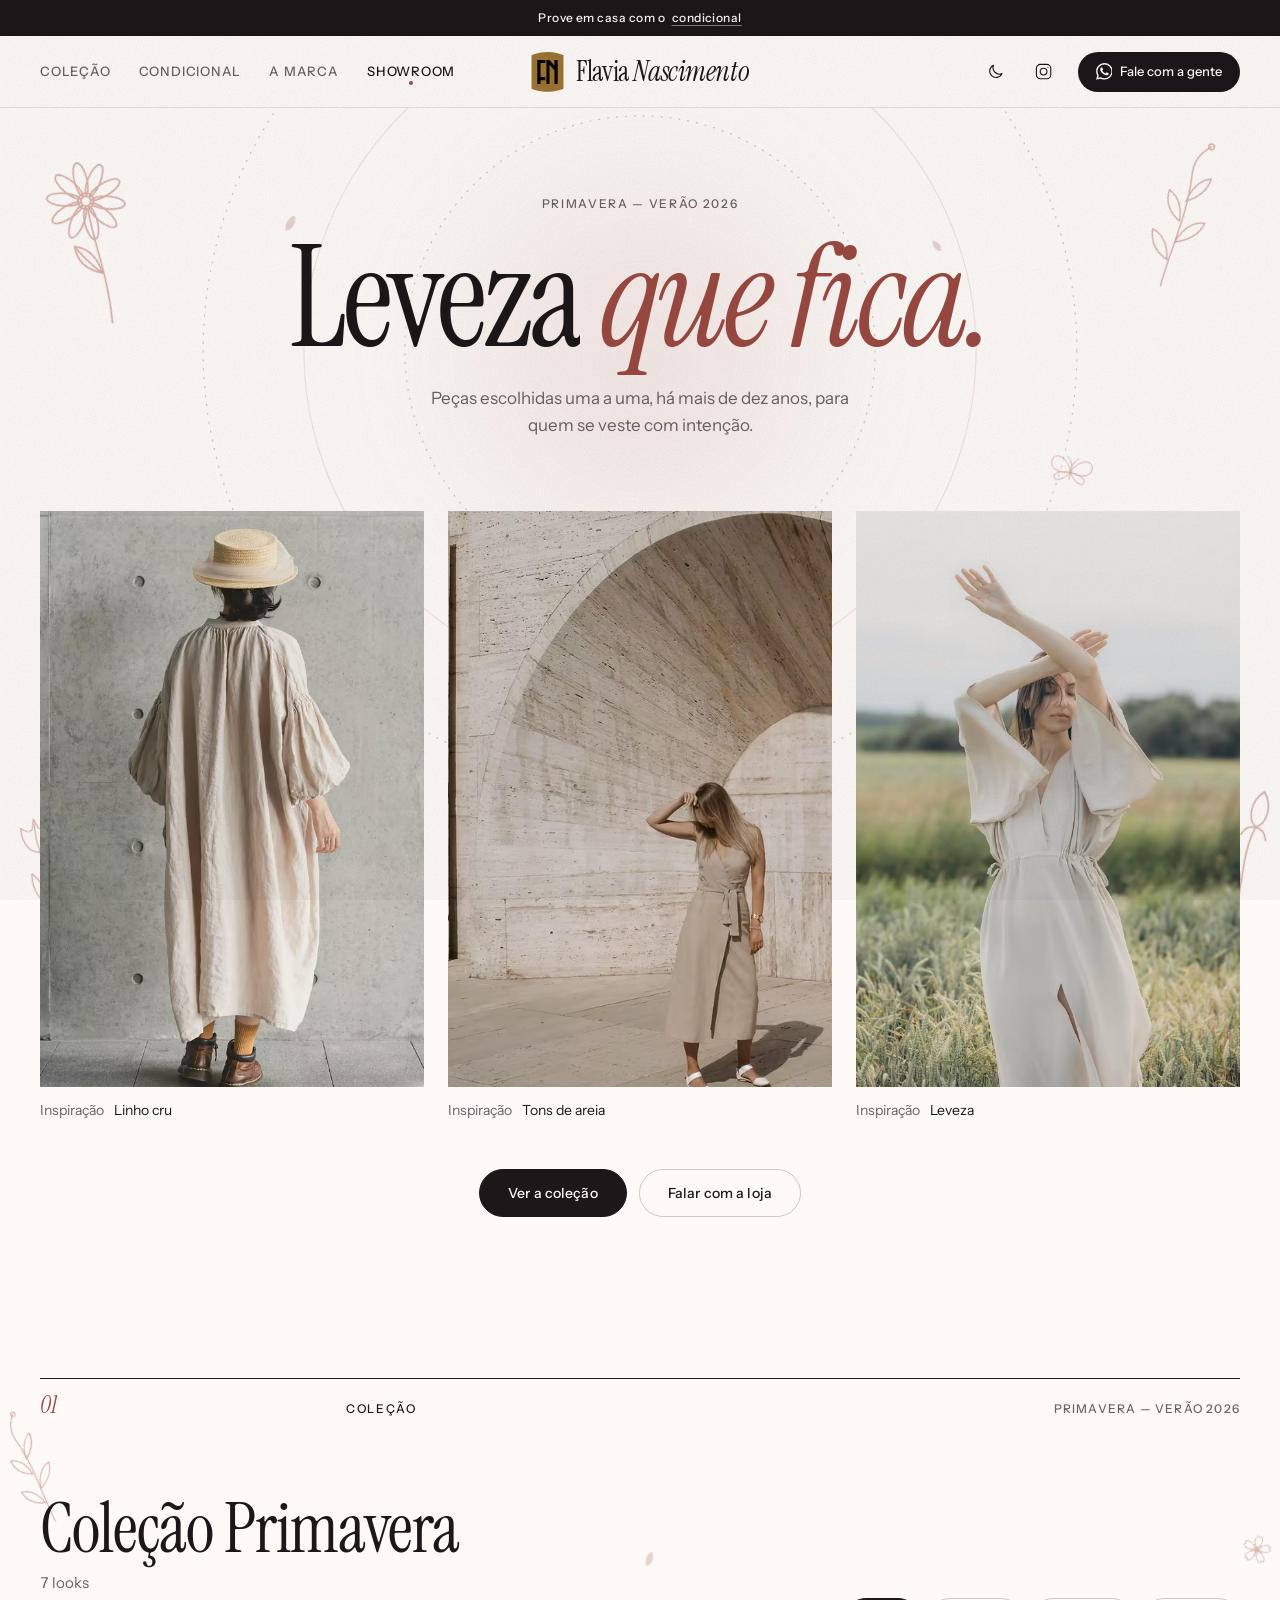
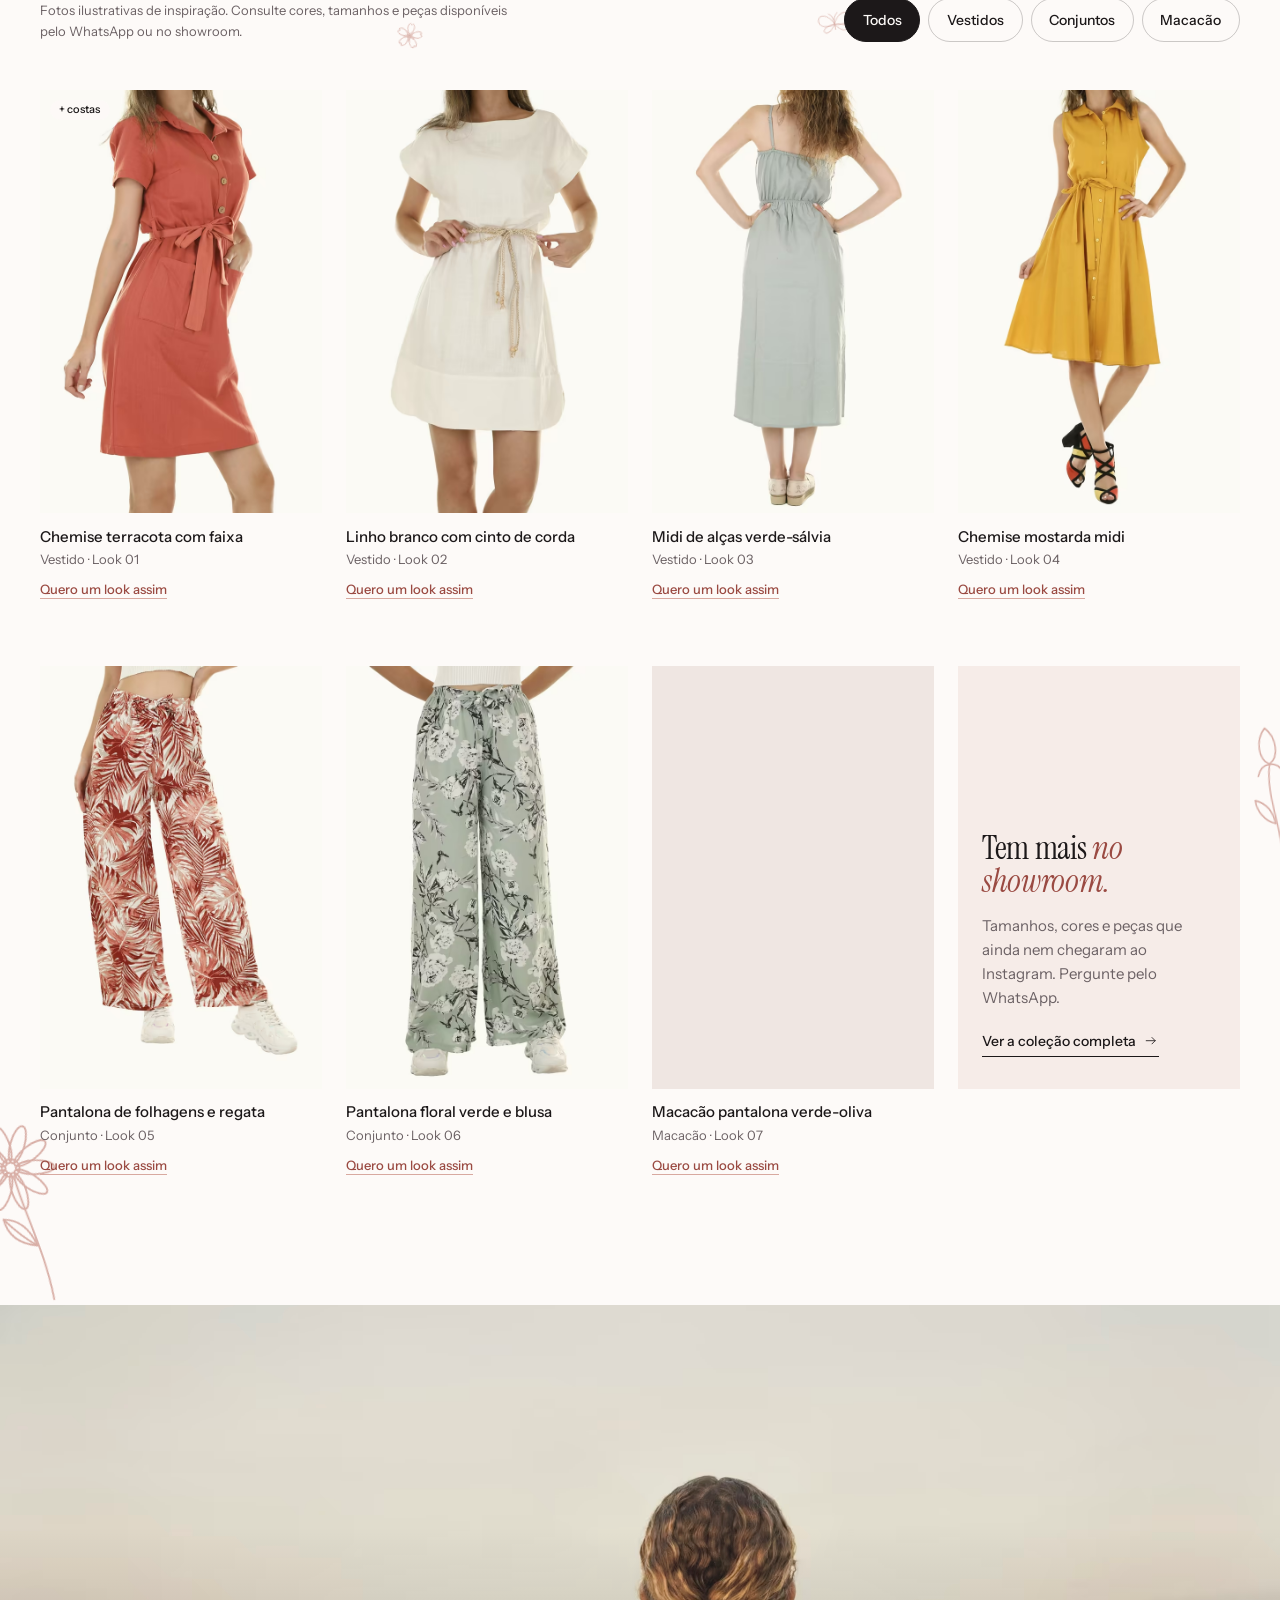
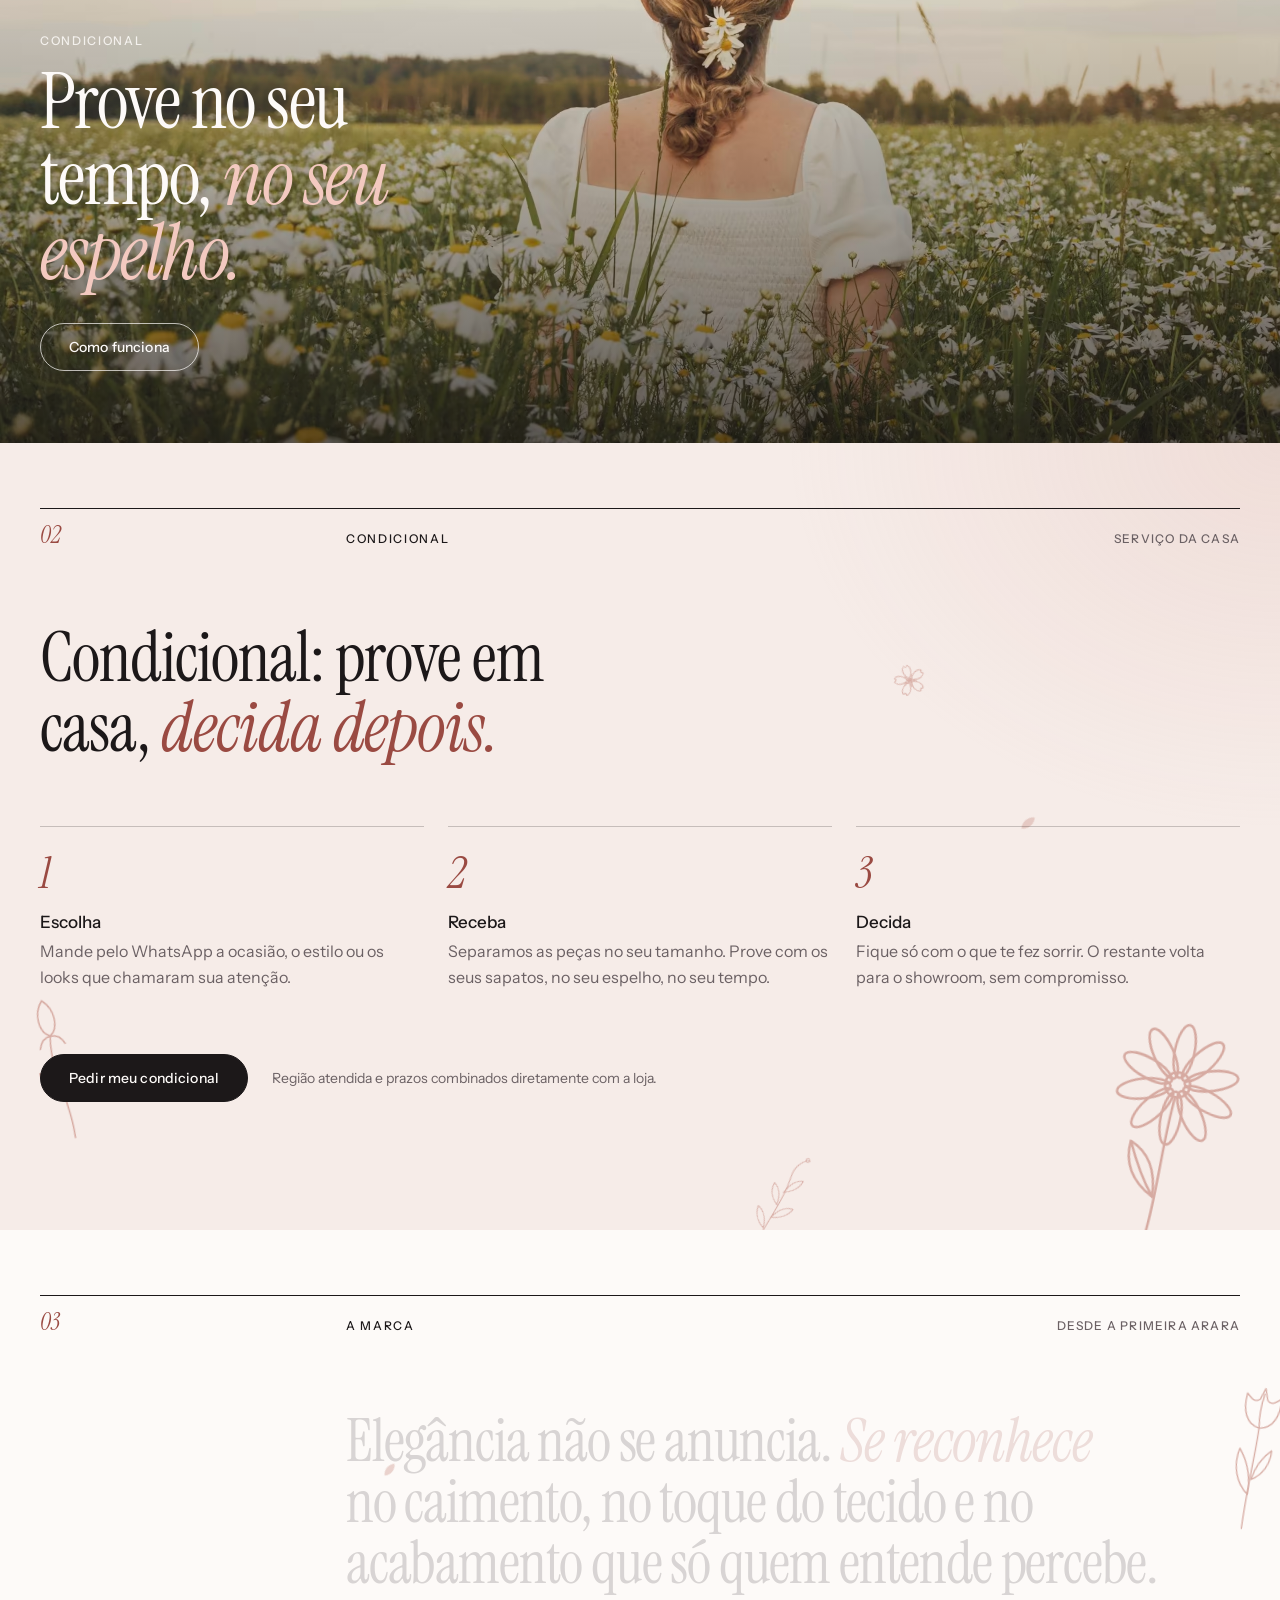
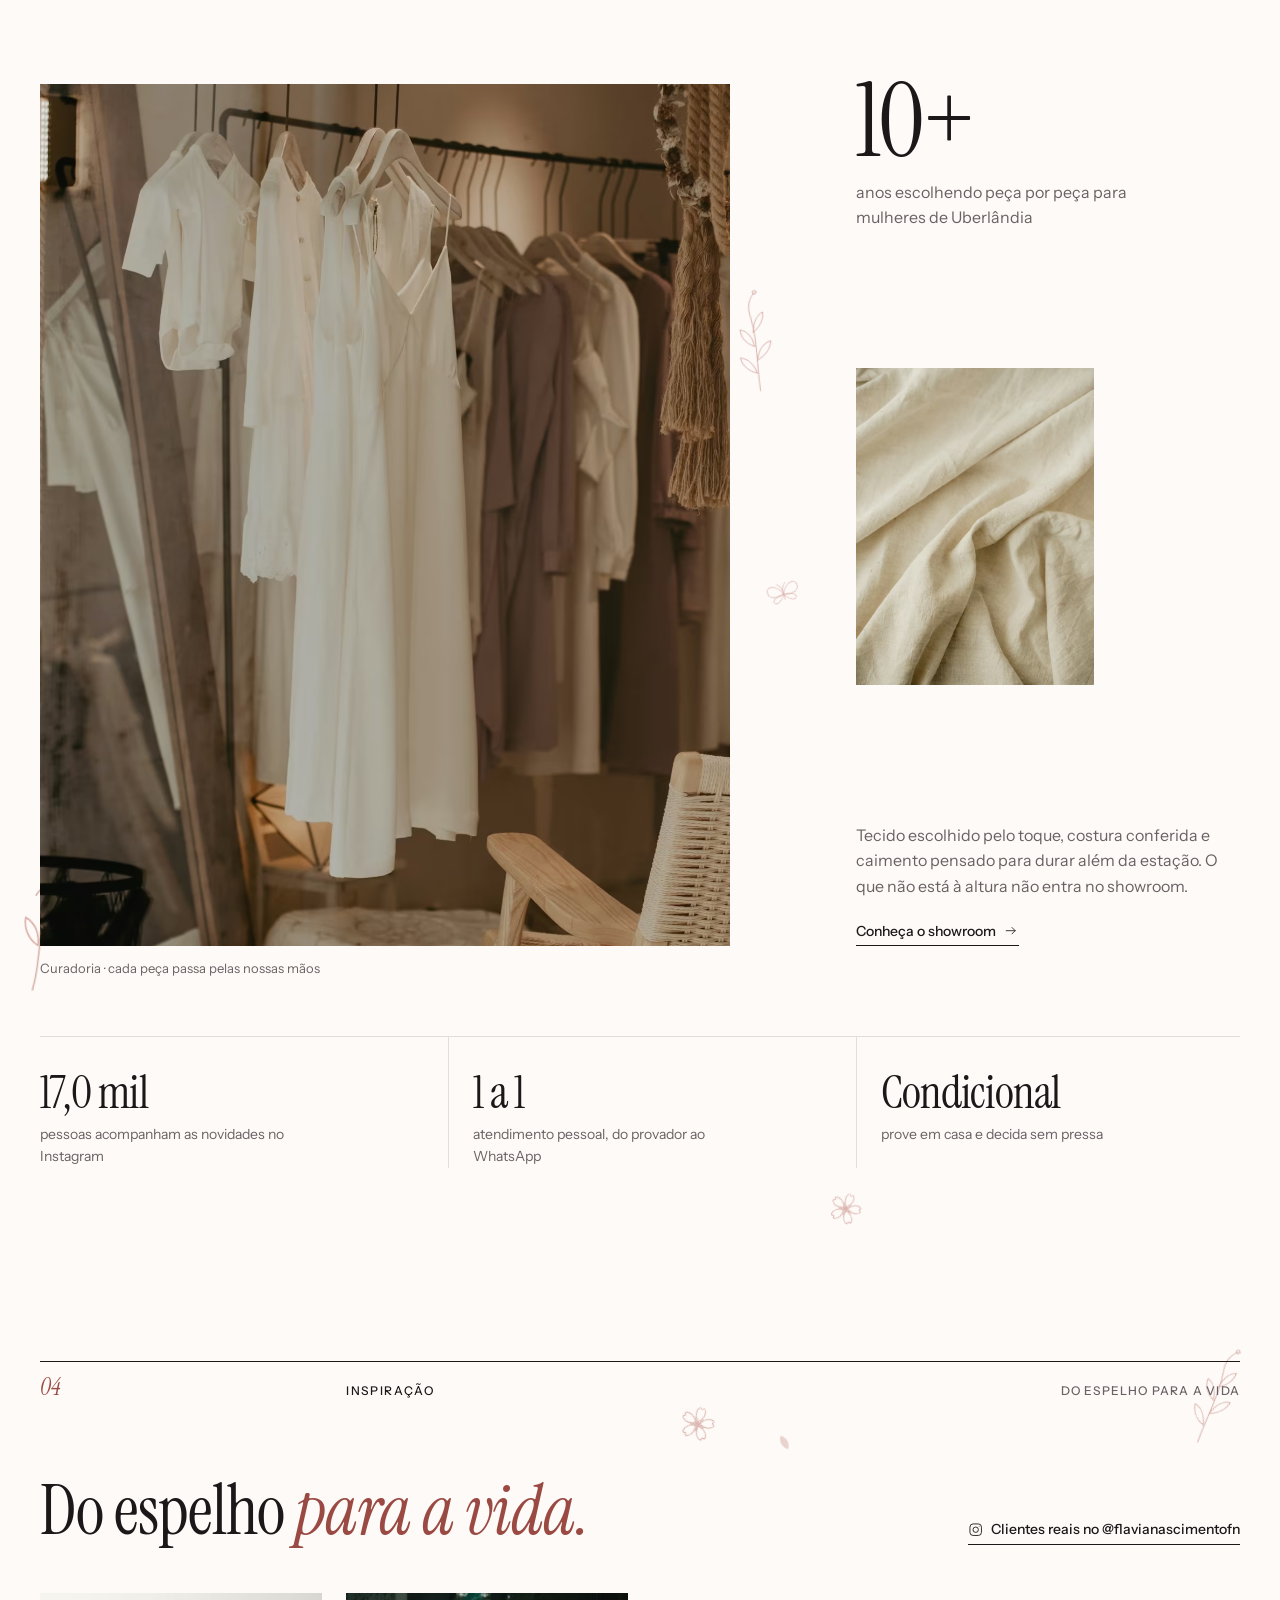
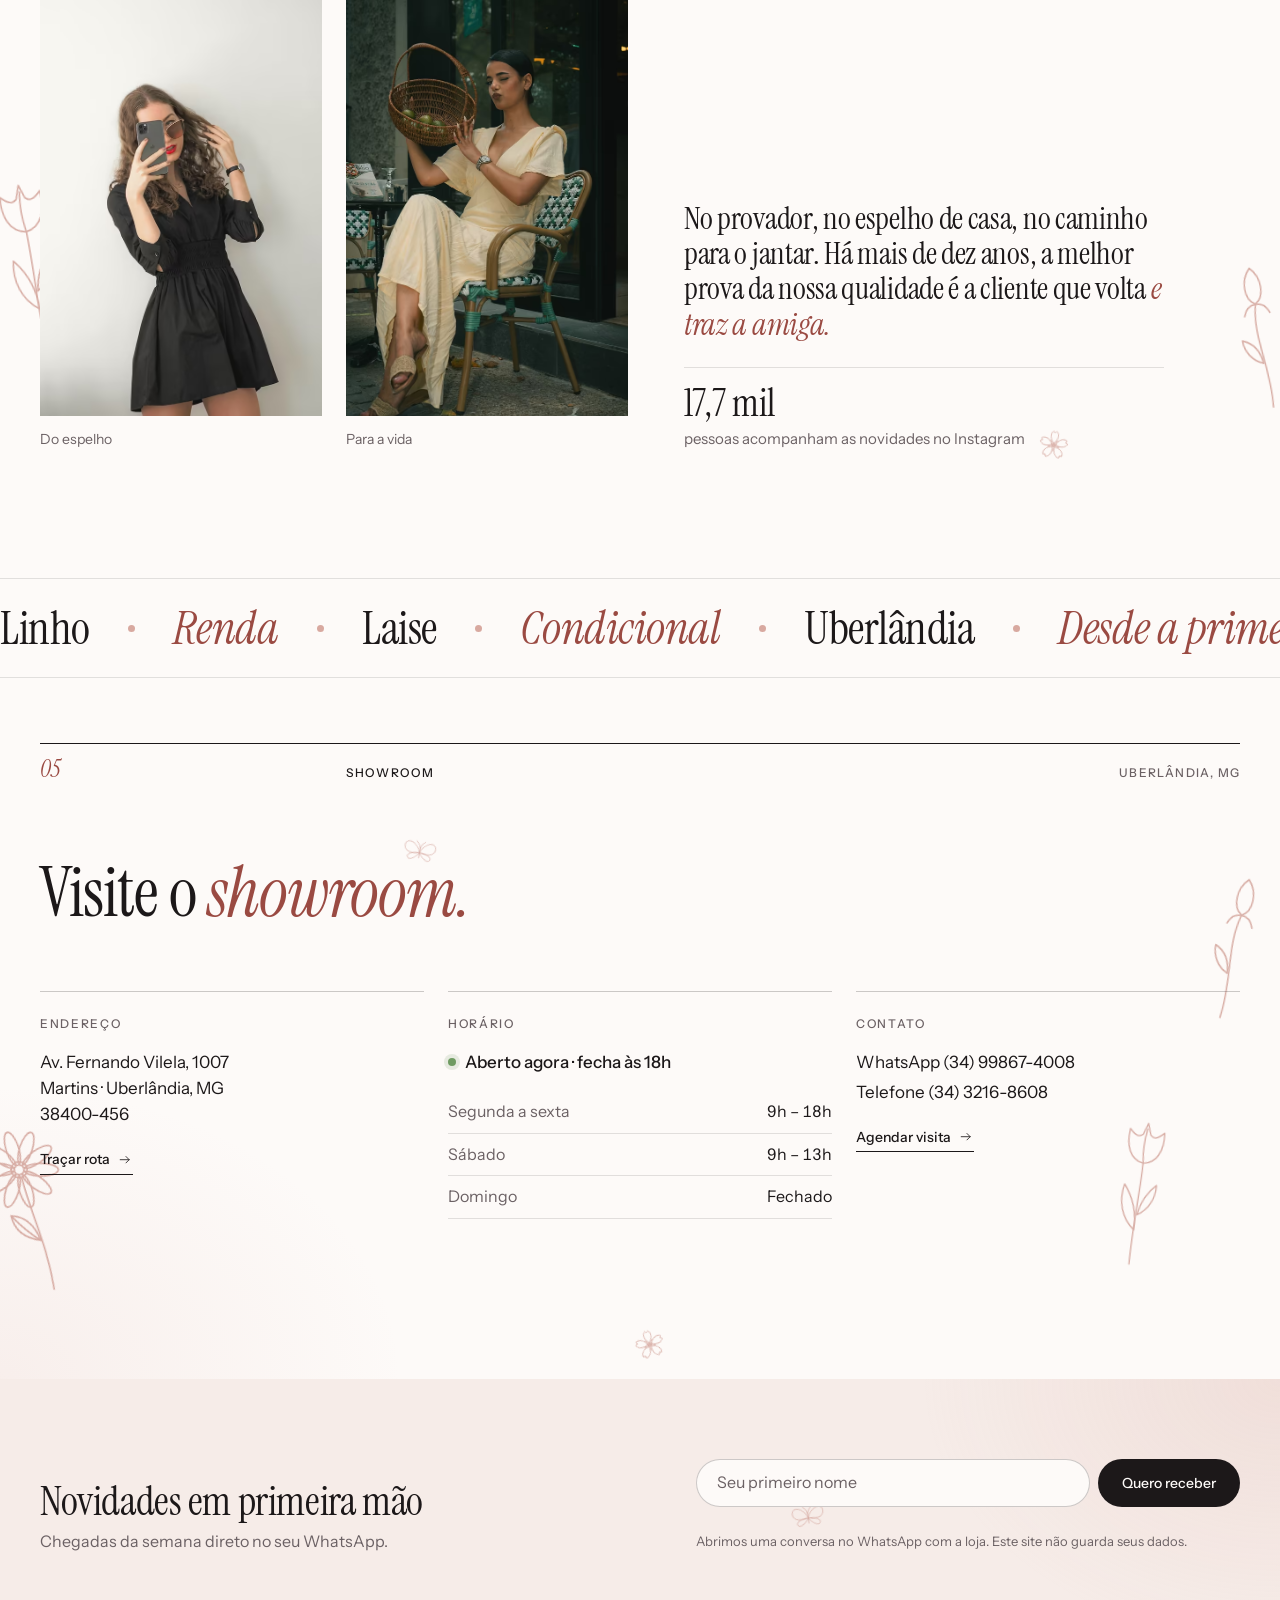
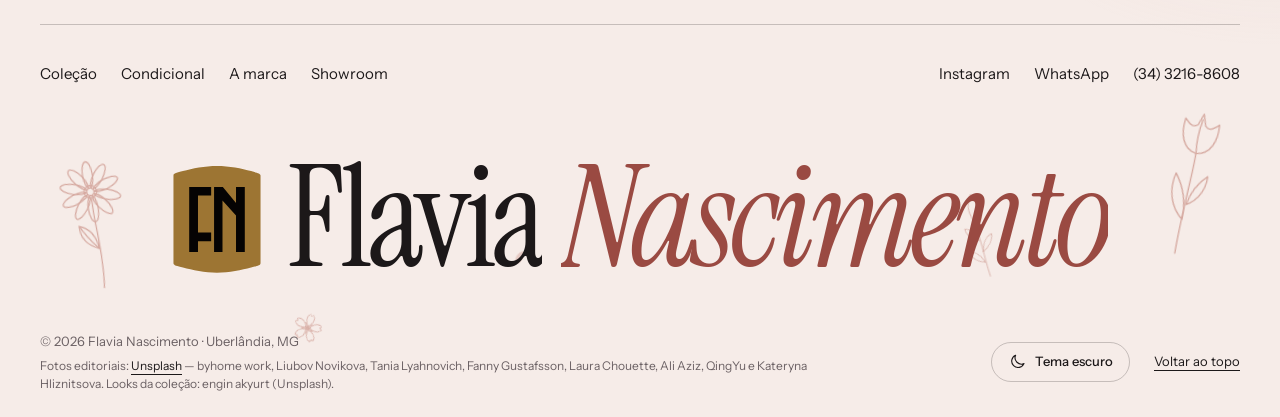
<file: index.html>
<!doctype html>
<html lang="pt-BR">
<head>
<meta charset="utf-8">
<meta name="viewport" content="width=device-width, initial-scale=1, viewport-fit=cover">
<title>Flavia Nascimento — Moda feminina em Uberlândia</title>
<meta name="description" content="Há mais de 10 anos vestindo mulheres que não abrem mão de qualidade. Coleção Primavera 2026 no showroom Flavia Nascimento, em Uberlândia. Prove no showroom ou em casa, no condicional.">
<meta name="theme-color" content="#fdfaf8">
<meta name="color-scheme" content="light dark">
<meta property="og:type" content="website">
<meta property="og:locale" content="pt_BR">
<meta property="og:title" content="Flavia Nascimento — Primavera 2026">
<meta property="og:description" content="Há mais de 10 anos, moda feminina de alta qualidade em Uberlândia. Prove no showroom ou em casa, no condicional.">
<meta property="og:image" content="assets/img/web/ed-chapeu-linho-1280.webp">
<link rel="icon" href="assets/img/fn-selo.svg" type="image/svg+xml">
<link rel="alternate icon" href="assets/img/fn-selo.png">
<link rel="apple-touch-icon" href="assets/img/fn-selo.png">
<link rel="preload" href="assets/fonts/instrument-serif-latin-400-normal.woff2" as="font" type="font/woff2" crossorigin>
<link rel="preload" href="assets/fonts/instrument-sans-latin-wght-normal.woff2" as="font" type="font/woff2" crossorigin>
<link rel="preload" as="image" type="image/avif" imagesrcset="assets/img/web/ed-chapeu-linho-640.avif 640w, assets/img/web/ed-chapeu-linho-1280.avif 1280w" imagesizes="(min-width: 700px) 33vw, 78vw">
<link rel="stylesheet" href="assets/css/style.css?v=2026-11z">
<script>
  /* Tema antes da pintura: escolha salva > preferência do sistema */
  (function () {
    var d = document.documentElement, t = null;
    d.classList.add('js');
    try { t = localStorage.getItem('fn-tema'); } catch (e) {}
    if (t !== 'claro' && t !== 'escuro') t = matchMedia('(prefers-color-scheme: dark)').matches ? 'escuro' : 'claro';
    d.dataset.tema = t;
  })();
</script>
<script type="application/ld+json">
{
  "@context": "https://schema.org",
  "@type": "ClothingStore",
  "name": "Flavia Nascimento",
  "description": "Showroom de moda feminina de alta qualidade em Uberlândia, há mais de 10 anos no mercado.",
  "telephone": "+55-34-3216-8608",
  "contactPoint": { "@type": "ContactPoint", "telephone": "+55-34-99867-4008", "contactType": "customer service", "availableLanguage": "Portuguese" },
  "address": {
    "@type": "PostalAddress",
    "streetAddress": "Av. Fernando Vilela, 1007",
    "addressLocality": "Uberlândia",
    "addressRegion": "MG",
    "postalCode": "38400-456",
    "addressCountry": "BR"
  },
  "openingHoursSpecification": [
    { "@type": "OpeningHoursSpecification", "dayOfWeek": ["Monday","Tuesday","Wednesday","Thursday","Friday"], "opens": "09:00", "closes": "18:00" },
    { "@type": "OpeningHoursSpecification", "dayOfWeek": "Saturday", "opens": "09:00", "closes": "13:00" }
  ],
  "sameAs": ["https://www.instagram.com/flavianascimentofn/"]
}
</script>
</head>
<body>

<svg class="defs" width="0" height="0" aria-hidden="true" focusable="false">
  <symbol id="i-wa" viewBox="0 0 24 24"><path fill="currentColor" d="M17.47 14.38c-.3-.15-1.76-.87-2.03-.97-.27-.1-.47-.15-.67.15-.2.3-.77.97-.94 1.16-.17.2-.35.22-.64.08-.3-.15-1.26-.47-2.39-1.48-.88-.79-1.48-1.76-1.65-2.06-.17-.3-.02-.46.13-.6.13-.14.3-.35.45-.52.15-.18.2-.3.3-.5.1-.2.05-.37-.03-.52-.07-.15-.67-1.61-.91-2.2-.25-.58-.49-.5-.67-.51h-.57c-.2 0-.52.07-.8.37-.27.3-1.04 1.02-1.04 2.48s1.07 2.88 1.21 3.07c.15.2 2.1 3.2 5.08 4.49.71.3 1.26.49 1.7.63.71.22 1.36.19 1.87.12.57-.09 1.76-.72 2-1.42.25-.69.25-1.29.18-1.41-.08-.13-.27-.2-.57-.35m-5.42 7.4h-.01a9.87 9.87 0 0 1-5.03-1.37l-.36-.22-3.74.98 1-3.65-.24-.37a9.86 9.86 0 0 1-1.51-5.26c0-5.45 4.44-9.89 9.89-9.89 2.64 0 5.12 1.03 6.99 2.9a9.82 9.82 0 0 1 2.89 6.99c0 5.45-4.44 9.89-9.88 9.89m8.41-18.3A11.82 11.82 0 0 0 12.05 0C5.5 0 .16 5.34.16 11.89c0 2.1.55 4.14 1.59 5.95L.06 24l6.3-1.65a11.88 11.88 0 0 0 5.68 1.45h.01c6.55 0 11.89-5.34 11.89-11.89 0-3.18-1.24-6.17-3.48-8.41Z"/></symbol>
  <symbol id="i-ig" viewBox="0 0 24 24"><g fill="none" stroke="currentColor" stroke-width="1.4"><rect x="3" y="3" width="18" height="18" rx="5"/><circle cx="12" cy="12" r="4.2"/><circle cx="17.4" cy="6.6" r=".7" fill="currentColor" stroke="none"/></g></symbol>
  <symbol id="i-sol" viewBox="0 0 24 24"><g fill="none" stroke="currentColor" stroke-width="1.4" stroke-linecap="round"><circle cx="12" cy="12" r="4"/><path d="M12 2.5v2M12 19.5v2M4.6 4.6 6 6M18 18l1.4 1.4M2.5 12h2M19.5 12h2M4.6 19.4 6 18M18 6l1.4-1.4"/></g></symbol>
  <symbol id="i-lua" viewBox="0 0 24 24"><path fill="none" stroke="currentColor" stroke-width="1.4" stroke-linejoin="round" d="M20 14.5A8 8 0 0 1 9.5 4a8 8 0 1 0 10.5 10.5Z"/></symbol>
  <!--FLORES-->
  <symbol id="f-margarida" viewBox="0 0 100 150"><ellipse pathLength="1" cx="50" cy="21" rx="5.5" ry="15" transform="rotate(0 50 40)"/><ellipse pathLength="1" cx="50" cy="21" rx="5.5" ry="15" transform="rotate(36 50 40)"/><ellipse pathLength="1" cx="50" cy="21" rx="5.5" ry="15" transform="rotate(72 50 40)"/><ellipse pathLength="1" cx="50" cy="21" rx="5.5" ry="15" transform="rotate(108 50 40)"/><ellipse pathLength="1" cx="50" cy="21" rx="5.5" ry="15" transform="rotate(144 50 40)"/><ellipse pathLength="1" cx="50" cy="21" rx="5.5" ry="15" transform="rotate(180 50 40)"/><ellipse pathLength="1" cx="50" cy="21" rx="5.5" ry="15" transform="rotate(216 50 40)"/><ellipse pathLength="1" cx="50" cy="21" rx="5.5" ry="15" transform="rotate(252 50 40)"/><ellipse pathLength="1" cx="50" cy="21" rx="5.5" ry="15" transform="rotate(288 50 40)"/><ellipse pathLength="1" cx="50" cy="21" rx="5.5" ry="15" transform="rotate(324 50 40)"/><circle pathLength="1" cx="50" cy="40" r="7"/><path pathLength="1" d="M50 48C48 80 53 110 47 148"/><path pathLength="1" d="M49 104C36 98 30 88 31 76C42 80 48 90 49 104Z"/><path pathLength="1" d="M49 104C42 96 37 88 31 76"/></symbol>
  <symbol id="f-tulipa" viewBox="0 0 80 160"><path pathLength="1" d="M40 52C26 50 20 36 22 18C28 24 32 26 36 22L40 10L44 22C48 26 52 24 58 18C60 36 54 50 40 52Z"/><path pathLength="1" d="M40 52C38 40 38 28 40 16"/><path pathLength="1" d="M40 52C41 90 38 120 40 158"/><path pathLength="1" d="M40 122C26 112 20 94 24 76C34 88 40 102 40 122Z"/><path pathLength="1" d="M41 106C52 99 58 87 57 73C49 81 43 91 41 106Z"/></symbol>
  <symbol id="f-ramo" viewBox="0 0 120 160"><path pathLength="1" d="M60 158C58 120 64 80 56 40C52 24 58 12 66 4"/><path pathLength="1" d="M58 130C44 126 36 116 34 104C46 106 54 116 58 130Z"/><path pathLength="1" d="M60 110C74 104 82 94 84 82C72 84 64 94 60 110Z"/><path pathLength="1" d="M58 88C44 82 38 72 38 60C50 64 56 74 58 88Z"/><path pathLength="1" d="M58 66C70 58 76 48 76 36C66 40 60 50 58 66Z"/><circle pathLength="1" cx="66" cy="4" r="3"/></symbol>
  <symbol id="f-cerejeira" viewBox="-30 -30 60 60"><path pathLength="1" d="M0 -4C-8 -10 -9 -22 -3 -26L0 -23L3 -26C9 -22 8 -10 0 -4Z" transform="rotate(0 0 0)"/><path pathLength="1" d="M0 -4C-8 -10 -9 -22 -3 -26L0 -23L3 -26C9 -22 8 -10 0 -4Z" transform="rotate(72 0 0)"/><path pathLength="1" d="M0 -4C-8 -10 -9 -22 -3 -26L0 -23L3 -26C9 -22 8 -10 0 -4Z" transform="rotate(144 0 0)"/><path pathLength="1" d="M0 -4C-8 -10 -9 -22 -3 -26L0 -23L3 -26C9 -22 8 -10 0 -4Z" transform="rotate(216 0 0)"/><path pathLength="1" d="M0 -4C-8 -10 -9 -22 -3 -26L0 -23L3 -26C9 -22 8 -10 0 -4Z" transform="rotate(288 0 0)"/><circle pathLength="1" cx="0" cy="0" r="3"/><path pathLength="1" d="M0 0L0 -11" transform="rotate(36 0 0)"/><path pathLength="1" d="M0 0L0 -11" transform="rotate(108 0 0)"/><path pathLength="1" d="M0 0L0 -11" transform="rotate(180 0 0)"/><path pathLength="1" d="M0 0L0 -11" transform="rotate(252 0 0)"/><path pathLength="1" d="M0 0L0 -11" transform="rotate(324 0 0)"/></symbol>
  <symbol id="f-botao" viewBox="0 0 60 140"><path pathLength="1" d="M30 138C34 100 22 70 30 40"/><path pathLength="1" d="M30 40C20 34 20 16 30 6C40 16 40 34 30 40Z"/><path pathLength="1" d="M30 40C24 40 20 44 18 50M30 40C36 40 40 44 42 50"/><path pathLength="1" d="M28 96C18 92 12 82 12 72C22 76 27 84 28 96Z"/></symbol>
  <symbol id="f-borboleta" viewBox="-40 -30 80 60"><path pathLength="1" d="M0 0C-10 -24 -34 -26 -32 -8C-30 4 -14 6 0 0Z"/><path pathLength="1" d="M0 0C10 -24 34 -26 32 -8C30 4 14 6 0 0Z"/><path pathLength="1" d="M0 2C-8 14 -22 22 -24 12C-24 4 -10 2 0 2Z"/><path pathLength="1" d="M0 2C8 14 22 22 24 12C24 4 10 2 0 2Z"/><path pathLength="1" d="M0 -8L0 12M0 -8C-2 -16 -6 -20 -9 -22M0 -8C2 -16 6 -20 9 -22"/></symbol>
  <symbol id="f-petala" viewBox="-10 -14 20 28"><path class="cheia" d="M0 -12C7 -6 7 6 0 12C-7 6 -7 -6 0 -12Z"/></symbol>
  <!--/FLORES-->
  <symbol id="i-seta" viewBox="0 0 24 24"><path fill="none" stroke="currentColor" stroke-width="1.3" stroke-linecap="round" stroke-linejoin="round" d="M5 12h14m-5-5 5 5-5 5"/></symbol>
</svg>

<div class="progresso" aria-hidden="true"><i data-progresso></i></div>

<a class="skip" href="#conteudo">Pular para o conteúdo</a>

<div class="aviso" data-aviso>
  <ul class="aviso__lista">
    <li class="is-on">Prove em casa com o <a href="https://wa.me/5534998674008" target="_blank" rel="noopener" data-wa="Olá! Gostaria de pedir um condicional.">condicional</a></li>
    <li>Atendimento pessoal pelo WhatsApp <span aria-hidden="true">·</span> <a href="https://wa.me/5534998674008" target="_blank" rel="noopener" data-wa="Olá! Vim pelo site e gostaria de atendimento.">(34) 99867-4008</a></li>
    <li>Showroom em Uberlândia <span aria-hidden="true">·</span> <span data-status>seg a sáb</span></li>
  </ul>
</div>

<header class="topo" data-topo>
  <div class="topo__esq">
    <button class="burger" type="button" aria-expanded="false" aria-controls="menu" data-burger><span class="sr">Abrir menu</span><i></i><i></i></button>
    <nav class="nav" id="menu" aria-label="Principal">
      <ul class="nav__lista">
        <li><a href="#colecao"><span class="nav__n" aria-hidden="true">01</span>Coleção</a></li>
        <li><a href="#condicional"><span class="nav__n" aria-hidden="true">02</span>Condicional</a></li>
        <li><a href="#marca"><span class="nav__n" aria-hidden="true">03</span>A marca</a></li>
        <li><a href="#showroom"><span class="nav__n" aria-hidden="true">04</span>Showroom</a></li>
      </ul>
      <div class="nav__extra">
        <a class="btn nav__wa" href="https://wa.me/5534998674008" target="_blank" rel="noopener" data-wa="Olá! Vim pelo site e gostaria de atendimento."><svg class="ico" aria-hidden="true" focusable="false"><use href="#i-wa"/></svg>Falar no WhatsApp</a>
        <div class="nav__linha">
          <a class="link" href="https://www.instagram.com/flavianascimentofn/" target="_blank" rel="noopener"><svg class="ico" aria-hidden="true" focusable="false"><use href="#i-ig"/></svg>@flavianascimentofn</a>
          <button class="tema-pilula" type="button" data-tema-toggle aria-label="Ativar tema escuro">
            <svg class="ico tema__sol" aria-hidden="true" focusable="false"><use href="#i-sol"/></svg>
            <svg class="ico tema__lua" aria-hidden="true" focusable="false"><use href="#i-lua"/></svg>
            <span data-tema-rotulo>Tema escuro</span>
          </button>
        </div>
        <p class="nav__end">Av. Fernando Vilela, 1007 · Uberlândia<br><span class="status" data-status>Seg a sex 9h–18h · Sáb 9h–13h</span></p>
      </div>
    </nav>
  </div>
  <a class="logo" href="#inicio" aria-label="Flavia Nascimento, início">
    <img class="logo__selo" src="assets/img/fn-selo.svg" alt="" width="246" height="294">
    <span class="logo__nome">Flavia <em>Nascimento</em></span>
  </a>
  <div class="topo__dir">
    <button class="tema" type="button" data-tema-toggle aria-label="Ativar tema escuro">
      <svg class="ico tema__sol" aria-hidden="true" focusable="false"><use href="#i-sol"/></svg>
      <svg class="ico tema__lua" aria-hidden="true" focusable="false"><use href="#i-lua"/></svg>
    </button>
    <a class="topo__icone topo__ig" href="https://www.instagram.com/flavianascimentofn/" target="_blank" rel="noopener" aria-label="Instagram"><svg class="ico" aria-hidden="true" focusable="false"><use href="#i-ig"/></svg></a>
    <a class="topo__cta" href="https://wa.me/5534998674008" target="_blank" rel="noopener" data-wa="Olá! Vim pelo site e gostaria de atendimento."><svg class="ico" aria-hidden="true" focusable="false"><use href="#i-wa"/></svg><span>Fale com a gente</span></a>
  </div>
</header>

<main id="conteudo">

  <!-- 1. ABERTURA -->
  <section class="abertura" id="inicio" aria-labelledby="ab-t">
    <div class="jardim" aria-hidden="true" data-reveal="linha"><svg class="flor" viewBox="0 0 100 150" style="--x:3%;--y:6%;--s:clamp(5rem,9vw,9rem);--r:-14deg;--k:0.1;--d:0s" focusable="false"><use href="#f-margarida"/></svg><svg class="flor" viewBox="0 0 120 160" style="--x:88%;--y:4%;--s:clamp(5rem,9vw,8.5rem);--r:18deg;--k:0.07;--d:0.2s" focusable="false"><use href="#f-ramo"/></svg><svg class="flor flor--desk flor--voa" viewBox="-40 -30 80 60" style="--x:80%;--y:30%;--s:clamp(2.5rem,4vw,4rem);--r:12deg;--k:0.16;--d:0.4s" focusable="false"><use href="#f-borboleta"/></svg><svg class="flor flor--desk" viewBox="-30 -30 60 60" style="--x:14%;--y:34%;--s:2.4rem;--r:20deg;--k:0.12;--d:0.3s" focusable="false"><use href="#f-cerejeira"/></svg><svg class="flor flor--desk" viewBox="-30 -30 60 60" style="--x:92%;--y:40%;--s:1.6rem;--r:-10deg;--k:0.08;--d:0.5s" focusable="false"><use href="#f-cerejeira"/></svg><svg class="flor flor--desk flor--cheia" viewBox="-10 -14 20 28" style="--x:22%;--y:12%;--s:.9rem;--r:30deg;--k:0.2;--d:0s" focusable="false"><use href="#f-petala"/></svg><svg class="flor flor--cheia" viewBox="-10 -14 20 28" style="--x:72%;--y:16%;--s:.7rem;--r:-40deg;--k:0.25;--d:0s" focusable="false"><use href="#f-petala"/></svg><svg class="flor flor--desk flor--cheia" viewBox="-10 -14 20 28" style="--x:64%;--y:44%;--s:.8rem;--r:70deg;--k:0.18;--d:0s" focusable="false"><use href="#f-petala"/></svg><svg class="flor flor--desk" viewBox="0 0 60 140" style="--x:95%;--y:58%;--s:clamp(3rem,5vw,5rem);--r:14deg;--k:0.09;--d:0.6s" focusable="false"><use href="#f-botao"/></svg><svg class="flor flor--desk" viewBox="0 0 80 160" style="--x:1%;--y:60%;--s:clamp(3.5rem,5vw,5rem);--r:-12deg;--k:0.08;--d:0.5s" focusable="false"><use href="#f-tulipa"/></svg></div><!--/jardim-->
    <div class="fundo-orbitas" aria-hidden="true">
      <svg viewBox="0 0 800 800" focusable="false"><circle cx="400" cy="400" r="390"/><circle cx="400" cy="400" r="300"/><circle cx="400" cy="400" r="210"/></svg>
      <i class="fundo-brilho"></i>
    </div>
    <div class="abertura__titulo">
      <p class="kicker entra" style="--d:.05s">Primavera — Verão 2026</p>
      <h1 id="ab-t"><span class="linha"><span style="--d:.12s">Leveza</span></span> <span class="linha"><em style="--d:.24s">que fica.</em></span></h1>
      <p class="abertura__lead entra" style="--d:.4s">Peças escolhidas uma a uma, há mais de dez anos, para quem se veste com intenção.</p>
    </div>
    <div class="abertura__fotos">
      <figure class="destaque" data-reveal="foto">
        <a href="#colecao" class="destaque__foto" aria-label="Linho cru: ver a coleção">
          <picture><source type="image/avif" srcset="assets/img/web/ed-chapeu-linho-640.avif 640w, assets/img/web/ed-chapeu-linho-1280.avif 1280w" sizes="(min-width: 700px) 33vw, 78vw"><img src="assets/img/web/ed-chapeu-linho-640.webp" srcset="assets/img/web/ed-chapeu-linho-640.webp 640w, assets/img/web/ed-chapeu-linho-1280.webp 1280w" sizes="(min-width: 700px) 33vw, 78vw" width="1280" height="1920" fetchpriority="high" decoding="async" alt="Mulher de costas com chapéu de palha e vestido longo de linho cru, encostada numa parede de concreto"></picture>
        </a>
        <figcaption><span>Inspiração</span>Linho cru</figcaption>
      </figure>
      <figure class="destaque" data-reveal="foto">
        <a href="#colecao" class="destaque__foto" aria-label="Tons de areia: ver a coleção">
          <picture><source type="image/avif" srcset="assets/img/web/ed-arco-bege-640.avif 640w, assets/img/web/ed-arco-bege-1280.avif 1280w" sizes="(min-width: 700px) 33vw, 78vw"><img src="assets/img/web/ed-arco-bege-640.webp" srcset="assets/img/web/ed-arco-bege-640.webp 640w, assets/img/web/ed-arco-bege-1280.webp 1280w" sizes="(min-width: 700px) 33vw, 78vw" width="1280" height="1600" decoding="async" alt="Mulher de vestido bege midi sob um arco de pedra clara"></picture>
        </a>
        <figcaption><span>Inspiração</span>Tons de areia</figcaption>
      </figure>
      <figure class="destaque" data-reveal="foto">
        <a href="#colecao" class="destaque__foto" aria-label="Leveza: ver a coleção">
          <picture><source type="image/avif" srcset="assets/img/web/ed-campo-branco-640.avif 640w, assets/img/web/ed-campo-branco-1280.avif 1280w" sizes="(min-width: 700px) 33vw, 78vw"><img src="assets/img/web/ed-campo-branco-640.webp" srcset="assets/img/web/ed-campo-branco-640.webp 640w, assets/img/web/ed-campo-branco-1280.webp 1280w" sizes="(min-width: 700px) 33vw, 78vw" width="1280" height="1920" decoding="async" alt="Mulher de vestido branco esvoaçante com os braços erguidos num campo"></picture>
        </a>
        <figcaption><span>Inspiração</span>Leveza</figcaption>
      </figure>
    </div>
    <div class="abertura__acoes entra" style="--d:.55s">
      <a class="btn" href="#colecao">Ver a coleção</a>
      <a class="btn btn--linha" href="https://wa.me/5534998674008" target="_blank" rel="noopener" data-wa="Olá! Vim pelo site e quero conhecer a coleção de primavera.">Falar com a loja</a>
    </div>
  </section>

  <!-- 2. COLEÇÃO -->
  <section class="secao colecao" id="colecao" aria-labelledby="col-t">
    <div class="jardim" aria-hidden="true" data-reveal="linha"><svg class="flor" viewBox="0 0 120 160" style="--x:-1%;--y:2%;--s:clamp(4rem,7vw,7rem);--r:-24deg;--k:0.06;--d:0s" focusable="false"><use href="#f-ramo"/></svg><svg class="flor flor--desk" viewBox="-30 -30 60 60" style="--x:96%;--y:6%;--s:2rem;--r:14deg;--k:0.1;--d:0.2s" focusable="false"><use href="#f-cerejeira"/></svg><svg class="flor flor--desk flor--cheia" viewBox="-10 -14 20 28" style="--x:50%;--y:1%;--s:.8rem;--r:20deg;--k:0.2;--d:0s" focusable="false"><use href="#f-petala"/></svg><svg class="flor flor--desk" viewBox="0 0 60 140" style="--x:97%;--y:58%;--s:clamp(3rem,5vw,5rem);--r:-8deg;--k:0.08;--d:0.3s" focusable="false"><use href="#f-botao"/></svg><svg class="flor" viewBox="0 0 100 150" style="--x:-3%;--y:84%;--s:clamp(6rem,10vw,10rem);--r:-20deg;--k:0.06;--d:0.2s" focusable="false"><use href="#f-margarida"/></svg><svg class="flor flor--desk" viewBox="-30 -30 60 60" style="--x:30%;--y:9%;--s:1.8rem;--r:12deg;--k:0.14;--d:0.4s" focusable="false"><use href="#f-cerejeira"/></svg><svg class="flor flor--desk flor--voa" viewBox="-40 -30 80 60" style="--x:62%;--y:6%;--s:clamp(2rem,3vw,3rem);--r:-10deg;--k:0.18;--d:0.5s" focusable="false"><use href="#f-borboleta"/></svg></div><!--/jardim-->
    <div class="wrap">
      <div class="capitulo" aria-hidden="true" data-reveal="linha"><span class="capitulo__n">01</span><span class="capitulo__t">Coleção</span><span class="capitulo__d">Primavera — Verão 2026</span></div>
      <header class="colecao__topo" data-reveal>
        <div>
          <h2 class="titulo" id="col-t">Coleção Primavera</h2>
          <p class="contagem" aria-live="polite"><span data-contagem>7</span> looks</p>
          <p class="colecao__aviso">Fotos ilustrativas de inspiração. Consulte cores, tamanhos e peças disponíveis pelo WhatsApp ou no showroom.</p>
        </div>
        <div class="filtros" role="group" aria-label="Filtrar looks">
          <button type="button" class="filtro" aria-pressed="true" data-filtro="todos">Todos</button>
          <button type="button" class="filtro" aria-pressed="false" data-filtro="vestidos">Vestidos</button>
          <button type="button" class="filtro" aria-pressed="false" data-filtro="conjuntos">Conjuntos</button>
          <button type="button" class="filtro" aria-pressed="false" data-filtro="macacoes">Macacão</button>
        </div>
      </header>

      <ul class="produtos">
        <li class="produto" data-reveal="foto" data-cat="vestidos">
          <button class="produto__foto" type="button" aria-pressed="false" aria-label="Chemise terracota com faixa, ver as costas">
            <picture><source type="image/avif" srcset="assets/img/web/lk-chemise-terracota-640.avif 640w, assets/img/web/lk-chemise-terracota-1280.avif 1280w" sizes="(min-width: 900px) 25vw, 50vw"><img src="assets/img/web/lk-chemise-terracota-640.webp" srcset="assets/img/web/lk-chemise-terracota-640.webp 640w, assets/img/web/lk-chemise-terracota-1280.webp 1280w" sizes="(min-width: 900px) 25vw, 50vw" width="1280" height="1920" loading="lazy" decoding="async" alt="Vestido chemise terracota de manga curta, com botões, bolsos e faixa amarrada na cintura"></picture>
            <picture class="alt"><source type="image/avif" srcset="assets/img/web/lk-chemise-terracota-costas-640.avif 640w, assets/img/web/lk-chemise-terracota-costas-1280.avif 1280w" sizes="(min-width: 900px) 25vw, 50vw"><img src="assets/img/web/lk-chemise-terracota-costas-640.webp" srcset="assets/img/web/lk-chemise-terracota-costas-640.webp 640w, assets/img/web/lk-chemise-terracota-costas-1280.webp 1280w" sizes="(min-width: 900px) 25vw, 50vw" width="1280" height="1920" loading="lazy" decoding="async" alt="Costas do vestido chemise terracota"></picture>
            <span class="selo-alt" aria-hidden="true">+ costas</span>
          </button>
          <div class="produto__info">
            <h3>Chemise terracota com faixa</h3>
            <p>Vestido · Look 01</p>
            <a href="https://wa.me/5534998674008" target="_blank" rel="noopener" data-wa="Olá! Vi no site o look &quot;Chemise terracota com faixa&quot; e quero ver peças parecidas na loja.">Quero um look assim<span class="sr">: Chemise terracota com faixa</span></a>
          </div>
        </li>
        <li class="produto" data-reveal="foto" data-cat="vestidos">
          <div class="produto__foto">
            <picture><source type="image/avif" srcset="assets/img/web/lk-linho-branco-640.avif 640w, assets/img/web/lk-linho-branco-1280.avif 1280w" sizes="(min-width: 900px) 25vw, 50vw"><img src="assets/img/web/lk-linho-branco-640.webp" srcset="assets/img/web/lk-linho-branco-640.webp 640w, assets/img/web/lk-linho-branco-1280.webp 1280w" sizes="(min-width: 900px) 25vw, 50vw" width="1280" height="1920" loading="lazy" decoding="async" alt="Vestido curto de linho branco com cinto de corda trançada"></picture>
          </div>
          <div class="produto__info">
            <h3>Linho branco com cinto de corda</h3>
            <p>Vestido · Look 02</p>
            <a href="https://wa.me/5534998674008" target="_blank" rel="noopener" data-wa="Olá! Vi no site o look &quot;Linho branco com cinto de corda&quot; e quero ver peças parecidas na loja.">Quero um look assim<span class="sr">: Linho branco com cinto de corda</span></a>
          </div>
        </li>
        <li class="produto" data-reveal="foto" data-cat="vestidos">
          <div class="produto__foto">
            <picture><source type="image/avif" srcset="assets/img/web/lk-alcas-salvia-640.avif 640w, assets/img/web/lk-alcas-salvia-1280.avif 1280w" sizes="(min-width: 900px) 25vw, 50vw"><img src="assets/img/web/lk-alcas-salvia-640.webp" srcset="assets/img/web/lk-alcas-salvia-640.webp 640w, assets/img/web/lk-alcas-salvia-1280.webp 1280w" sizes="(min-width: 900px) 25vw, 50vw" width="1280" height="1920" loading="lazy" decoding="async" alt="Vestido midi verde-sálvia de alças finas, franzido na cintura"></picture>
          </div>
          <div class="produto__info">
            <h3>Midi de alças verde-sálvia</h3>
            <p>Vestido · Look 03</p>
            <a href="https://wa.me/5534998674008" target="_blank" rel="noopener" data-wa="Olá! Vi no site o look &quot;Midi de alças verde-sálvia&quot; e quero ver peças parecidas na loja.">Quero um look assim<span class="sr">: Midi de alças verde-sálvia</span></a>
          </div>
        </li>
        <li class="produto" data-reveal="foto" data-cat="vestidos">
          <div class="produto__foto">
            <picture><source type="image/avif" srcset="assets/img/web/lk-chemise-mostarda-640.avif 640w, assets/img/web/lk-chemise-mostarda-1280.avif 1280w" sizes="(min-width: 900px) 25vw, 50vw"><img src="assets/img/web/lk-chemise-mostarda-640.webp" srcset="assets/img/web/lk-chemise-mostarda-640.webp 640w, assets/img/web/lk-chemise-mostarda-1280.webp 1280w" sizes="(min-width: 900px) 25vw, 50vw" width="1280" height="1920" loading="lazy" decoding="async" alt="Vestido chemise mostarda sem mangas, midi, com faixa na cintura"></picture>
          </div>
          <div class="produto__info">
            <h3>Chemise mostarda midi</h3>
            <p>Vestido · Look 04</p>
            <a href="https://wa.me/5534998674008" target="_blank" rel="noopener" data-wa="Olá! Vi no site o look &quot;Chemise mostarda midi&quot; e quero ver peças parecidas na loja.">Quero um look assim<span class="sr">: Chemise mostarda midi</span></a>
          </div>
        </li>
        <li class="produto" data-reveal="foto" data-cat="conjuntos">
          <div class="produto__foto">
            <picture><source type="image/avif" srcset="assets/img/web/lk-pantalona-folhagens-640.avif 640w, assets/img/web/lk-pantalona-folhagens-1280.avif 1280w" sizes="(min-width: 900px) 25vw, 50vw"><img src="assets/img/web/lk-pantalona-folhagens-640.webp" srcset="assets/img/web/lk-pantalona-folhagens-640.webp 640w, assets/img/web/lk-pantalona-folhagens-1280.webp 1280w" sizes="(min-width: 900px) 25vw, 50vw" width="1280" height="1920" loading="lazy" decoding="async" alt="Calça pantalona estampada com folhagens em vermelho e branco, com regata branca"></picture>
          </div>
          <div class="produto__info">
            <h3>Pantalona de folhagens e regata</h3>
            <p>Conjunto · Look 05</p>
            <a href="https://wa.me/5534998674008" target="_blank" rel="noopener" data-wa="Olá! Vi no site o look &quot;Pantalona de folhagens e regata&quot; e quero ver peças parecidas na loja.">Quero um look assim<span class="sr">: Pantalona de folhagens e regata</span></a>
          </div>
        </li>
        <li class="produto" data-reveal="foto" data-cat="conjuntos">
          <div class="produto__foto">
            <picture><source type="image/avif" srcset="assets/img/web/lk-pantalona-floral-640.avif 640w, assets/img/web/lk-pantalona-floral-1280.avif 1280w" sizes="(min-width: 900px) 25vw, 50vw"><img src="assets/img/web/lk-pantalona-floral-640.webp" srcset="assets/img/web/lk-pantalona-floral-640.webp 640w, assets/img/web/lk-pantalona-floral-1280.webp 1280w" sizes="(min-width: 900px) 25vw, 50vw" width="1280" height="1920" loading="lazy" decoding="async" alt="Calça pantalona verde-menta com estampa floral, com blusa branca"></picture>
          </div>
          <div class="produto__info">
            <h3>Pantalona floral verde e blusa</h3>
            <p>Conjunto · Look 06</p>
            <a href="https://wa.me/5534998674008" target="_blank" rel="noopener" data-wa="Olá! Vi no site o look &quot;Pantalona floral verde e blusa&quot; e quero ver peças parecidas na loja.">Quero um look assim<span class="sr">: Pantalona floral verde e blusa</span></a>
          </div>
        </li>
        <li class="produto" data-reveal="foto" data-cat="macacoes">
          <div class="produto__foto">
            <picture><source type="image/avif" srcset="assets/img/web/lk-macacao-oliva-640.avif 640w, assets/img/web/lk-macacao-oliva-1280.avif 1280w" sizes="(min-width: 900px) 25vw, 50vw"><img src="assets/img/web/lk-macacao-oliva-640.webp" srcset="assets/img/web/lk-macacao-oliva-640.webp 640w, assets/img/web/lk-macacao-oliva-1280.webp 1280w" sizes="(min-width: 900px) 25vw, 50vw" width="1280" height="1920" loading="lazy" decoding="async" alt="Costas de macacão verde-oliva de alças finas com pernas largas"></picture>
          </div>
          <div class="produto__info">
            <h3>Macacão pantalona verde-oliva</h3>
            <p>Macacão · Look 07</p>
            <a href="https://wa.me/5534998674008" target="_blank" rel="noopener" data-wa="Olá! Vi no site o look &quot;Macacão pantalona verde-oliva&quot; e quero ver peças parecidas na loja.">Quero um look assim<span class="sr">: Macacão pantalona verde-oliva</span></a>
          </div>
        </li>
        <li class="produto produto--nota" data-reveal>
          <p class="nota__t">Tem mais <em>no showroom.</em></p>
          <p>Tamanhos, cores e peças que ainda nem chegaram ao Instagram. Pergunte pelo WhatsApp.</p>
          <a class="link" href="https://wa.me/5534998674008" target="_blank" rel="noopener" data-wa="Olá! Quero ver a coleção completa de primavera.">Ver a coleção completa<svg class="ico" aria-hidden="true" focusable="false"><use href="#i-seta"/></svg></a>
        </li>
      </ul>
    </div>
  </section>

  <!-- FAIXA EDITORIAL -->
  <section class="faixa-foto" aria-labelledby="faixa-t">
    <figure class="faixa-foto__img" data-reveal="foto">
      <picture><source type="image/avif" srcset="assets/img/web/ed-margaridas-960.avif 960w, assets/img/web/ed-margaridas-1920.avif 1920w" sizes="100vw"><img src="assets/img/web/ed-margaridas-960.webp" srcset="assets/img/web/ed-margaridas-960.webp 960w, assets/img/web/ed-margaridas-1920.webp 1920w" sizes="100vw" width="1920" height="1280" loading="lazy" decoding="async" alt="Mulher de costas, com tranças e vestido branco, caminhando por um campo de margaridas"></picture>
    </figure>
    <div class="faixa-foto__texto" data-reveal>
      <p class="kicker">Condicional</p>
      <p class="faixa-foto__t" id="faixa-t">Prove no seu tempo, <em>no seu espelho.</em></p>
      <a class="btn btn--claro" href="#condicional">Como funciona</a>
    </div>
  </section>

  <!-- 3. CONDICIONAL -->
  <section class="secao condicional" id="condicional" aria-labelledby="cond-t">
    <div class="jardim" aria-hidden="true" data-reveal="linha"><svg class="flor" viewBox="0 0 100 150" style="--x:84%;--y:64%;--s:clamp(8rem,14vw,14rem);--r:12deg;--k:0.07;--d:0s" focusable="false"><use href="#f-margarida"/></svg><svg class="flor flor--desk" viewBox="0 0 120 160" style="--x:58%;--y:78%;--s:clamp(4rem,6vw,6rem);--r:30deg;--k:0.1;--d:0.4s" focusable="false"><use href="#f-ramo"/></svg><svg class="flor flor--desk" viewBox="0 0 60 140" style="--x:2%;--y:58%;--s:clamp(3rem,5vw,5rem);--r:-14deg;--k:0.1;--d:0.3s" focusable="false"><use href="#f-botao"/></svg><svg class="flor flor--desk" viewBox="-30 -30 60 60" style="--x:68%;--y:10%;--s:2.2rem;--r:-18deg;--k:0.14;--d:0.2s" focusable="false"><use href="#f-cerejeira"/></svg><svg class="flor flor--cheia" viewBox="-10 -14 20 28" style="--x:80%;--y:22%;--s:.9rem;--r:50deg;--k:0.2;--d:0s" focusable="false"><use href="#f-petala"/></svg><svg class="flor flor--desk flor--cheia" viewBox="-10 -14 20 28" style="--x:40%;--y:86%;--s:.7rem;--r:-20deg;--k:0.16;--d:0s" focusable="false"><use href="#f-petala"/></svg></div><!--/jardim-->
    <div class="wrap">
      <div class="capitulo" aria-hidden="true" data-reveal="linha"><span class="capitulo__n">02</span><span class="capitulo__t">Condicional</span><span class="capitulo__d">Serviço da casa</span></div>
      <header class="cabeca">
        <h2 class="titulo" id="cond-t" data-reveal>Condicional: prove em casa, <em>decida depois.</em></h2>
      </header>
      <ol class="passos">
        <li data-reveal><span class="passos__n">1</span><h3>Escolha</h3><p>Mande pelo WhatsApp a ocasião, o estilo ou os looks que chamaram sua atenção.</p></li>
        <li data-reveal><span class="passos__n">2</span><h3>Receba</h3><p>Separamos as peças no seu tamanho. Prove com os seus sapatos, no seu espelho, no seu tempo.</p></li>
        <li data-reveal><span class="passos__n">3</span><h3>Decida</h3><p>Fique só com o que te fez sorrir. O restante volta para o showroom, sem compromisso.</p></li>
      </ol>
      <div class="condicional__rodape" data-reveal>
        <a class="btn" href="https://wa.me/5534998674008" target="_blank" rel="noopener" data-wa="Olá! Gostaria de pedir um condicional.">Pedir meu condicional</a>
        <p>Região atendida e prazos combinados diretamente com a loja.</p>
      </div>
    </div>
  </section>

  <!-- 4. A MARCA -->
  <section class="secao marca" id="marca" aria-labelledby="marca-t">
    <div class="jardim" aria-hidden="true" data-reveal="linha"><svg class="flor" viewBox="0 0 80 160" style="--x:95%;--y:6%;--s:clamp(3.5rem,6vw,6rem);--r:10deg;--k:0.08;--d:0s" focusable="false"><use href="#f-tulipa"/></svg><svg class="flor flor--desk" viewBox="-30 -30 60 60" style="--x:2%;--y:36%;--s:2.4rem;--r:-12deg;--k:0.12;--d:0.2s" focusable="false"><use href="#f-cerejeira"/></svg><svg class="flor flor--desk flor--voa" viewBox="-40 -30 80 60" style="--x:58%;--y:50%;--s:clamp(2.2rem,3vw,3rem);--r:-16deg;--k:0.18;--d:0.4s" focusable="false"><use href="#f-borboleta"/></svg><svg class="flor flor--desk flor--cheia" viewBox="-10 -14 20 28" style="--x:30%;--y:6%;--s:.8rem;--r:40deg;--k:0.2;--d:0s" focusable="false"><use href="#f-petala"/></svg><svg class="flor flor--desk" viewBox="0 0 120 160" style="--x:56%;--y:36%;--s:clamp(4rem,6vw,6rem);--r:-6deg;--k:0.1;--d:0.3s" focusable="false"><use href="#f-ramo"/></svg><svg class="flor" viewBox="0 0 60 140" style="--x:1%;--y:70%;--s:clamp(3rem,5vw,5rem);--r:10deg;--k:0.08;--d:0.5s" focusable="false"><use href="#f-botao"/></svg><svg class="flor flor--desk" viewBox="-30 -30 60 60" style="--x:64%;--y:88%;--s:2.2rem;--r:24deg;--k:0.12;--d:0.6s" focusable="false"><use href="#f-cerejeira"/></svg></div><!--/jardim-->
    <div class="wrap">
      <div class="capitulo" aria-hidden="true" data-reveal="linha"><span class="capitulo__n">03</span><span class="capitulo__t">A marca</span><span class="capitulo__d">Desde a primeira arara</span></div>
      <div class="marca__topo">
        <h2 class="manifesto" id="marca-t" data-palavras>Elegância não se anuncia. <em>Se reconhece</em> no caimento, no toque do tecido e no acabamento que só quem entende percebe.</h2>
      </div>

      <div class="marca__grid">
        <figure class="marca__foto" data-reveal="foto">
          <picture><source type="image/avif" srcset="assets/img/web/ed-arara-showroom-640.avif 640w, assets/img/web/ed-arara-showroom-1280.avif 1280w" sizes="(min-width: 1000px) 55vw, 100vw"><img src="assets/img/web/ed-arara-showroom-640.webp" srcset="assets/img/web/ed-arara-showroom-640.webp 640w, assets/img/web/ed-arara-showroom-1280.webp 1280w" sizes="(min-width: 1000px) 55vw, 100vw" width="1280" height="1920" loading="lazy" decoding="async" alt="Arara com roupas em tons de linho e areia num ateliê claro, com mesa de tecidos ao fundo"></picture>
          <figcaption>Curadoria · cada peça passa pelas nossas mãos</figcaption>
        </figure>

        <div class="marca__lado">
          <p class="marca__destaque" data-reveal><strong data-conta="10" data-sufixo="+">10+</strong><span>anos escolhendo peça por peça para mulheres de Uberlândia</span></p>
          <figure class="marca__detalhe" data-reveal="foto">
            <picture><source type="image/avif" srcset="assets/img/web/ed-linho-detalhe-640.avif 640w, assets/img/web/ed-linho-detalhe-1280.avif 1280w" sizes="(min-width: 1000px) 22vw, 60vw"><img src="assets/img/web/ed-linho-detalhe-640.webp" srcset="assets/img/web/ed-linho-detalhe-640.webp 640w, assets/img/web/ed-linho-detalhe-1280.webp 1280w" sizes="(min-width: 1000px) 22vw, 60vw" width="1280" height="1917" loading="lazy" decoding="async" alt="Detalhe de tecido de linho cru com caimento suave"></picture>
          </figure>
          <div class="marca__texto" data-reveal>
            <p>Tecido escolhido pelo toque, costura conferida e caimento pensado para durar além da estação. O que não está à altura não entra no showroom.</p>
            <a class="link" href="#showroom">Conheça o showroom<svg class="ico" aria-hidden="true" focusable="false"><use href="#i-seta"/></svg></a>
          </div>
        </div>
      </div>

      <dl class="marca__nums" data-reveal>
        <div><dt>pessoas acompanham as novidades no Instagram</dt><dd data-conta="17.7" data-casas="1" data-sufixo=" mil">17,7 mil</dd></div>
        <div><dt>atendimento pessoal, do provador ao WhatsApp</dt><dd>1 a 1</dd></div>
        <div><dt>prove em casa e decida sem pressa</dt><dd>Condicional</dd></div>
      </dl>
    </div>
  </section>

  <!-- 5. DO ESPELHO PARA A VIDA -->
  <section class="secao elas" id="elas-usam" aria-labelledby="elas-t">
    <div class="jardim" aria-hidden="true" data-reveal="linha"><svg class="flor flor--desk" viewBox="0 0 80 160" style="--x:-1%;--y:52%;--s:clamp(4rem,7vw,7rem);--r:-10deg;--k:0.08;--d:0s" focusable="false"><use href="#f-tulipa"/></svg><svg class="flor" viewBox="0 0 120 160" style="--x:92%;--y:4%;--s:clamp(4rem,6vw,6rem);--r:22deg;--k:0.06;--d:0.2s" focusable="false"><use href="#f-ramo"/></svg><svg class="flor flor--desk" viewBox="-30 -30 60 60" style="--x:80%;--y:78%;--s:2rem;--r:8deg;--k:0.12;--d:0.3s" focusable="false"><use href="#f-cerejeira"/></svg><svg class="flor flor--cheia" viewBox="-10 -14 20 28" style="--x:60%;--y:10%;--s:.8rem;--r:-30deg;--k:0.2;--d:0s" focusable="false"><use href="#f-petala"/></svg><svg class="flor flor--desk" viewBox="-30 -30 60 60" style="--x:52%;--y:6%;--s:2.4rem;--r:18deg;--k:0.14;--d:0.3s" focusable="false"><use href="#f-cerejeira"/></svg><svg class="flor flor--desk" viewBox="0 0 60 140" style="--x:96%;--y:62%;--s:clamp(3rem,5vw,5rem);--r:-10deg;--k:0.08;--d:0.4s" focusable="false"><use href="#f-botao"/></svg></div><!--/jardim-->
    <div class="wrap">
      <div class="capitulo" aria-hidden="true" data-reveal="linha"><span class="capitulo__n">04</span><span class="capitulo__t">Inspiração</span><span class="capitulo__d">Do espelho para a vida</span></div>
      <header class="elas__topo" data-reveal>
        <div>
          <h2 class="titulo" id="elas-t">Do espelho <em>para a vida.</em></h2>
        </div>
        <a class="link" href="https://www.instagram.com/flavianascimentofn/" target="_blank" rel="noopener"><svg class="ico" aria-hidden="true" focusable="false"><use href="#i-ig"/></svg>Clientes reais no @flavianascimentofn</a>
      </header>
      <div class="elas__fotos">
        <figure data-reveal="foto">
          <picture><source type="image/avif" srcset="assets/img/web/ed-espelho-640.avif 640w, assets/img/web/ed-espelho-1280.avif 1280w" sizes="(min-width: 1000px) 25vw, 50vw"><img src="assets/img/web/ed-espelho-640.webp" srcset="assets/img/web/ed-espelho-640.webp 640w, assets/img/web/ed-espelho-1280.webp 1280w" sizes="(min-width: 1000px) 25vw, 50vw" width="1280" height="1794" loading="lazy" decoding="async" alt="Mulher de vestido preto curto fotografando o próprio look no espelho, em um quarto claro"></picture>
          <figcaption>Do espelho</figcaption>
        </figure>
        <figure data-reveal="foto">
          <picture><source type="image/avif" srcset="assets/img/web/ed-cafe-creme-640.avif 640w, assets/img/web/ed-cafe-creme-1280.avif 1280w" sizes="(min-width: 1000px) 25vw, 50vw"><img src="assets/img/web/ed-cafe-creme-640.webp" srcset="assets/img/web/ed-cafe-creme-640.webp 640w, assets/img/web/ed-cafe-creme-1280.webp 1280w" sizes="(min-width: 1000px) 25vw, 50vw" width="1280" height="2274" loading="lazy" decoding="async" alt="Mulher de vestido longo creme sentada numa cadeira de café, segurando um cesto de palha"></picture>
          <figcaption>Para a vida</figcaption>
        </figure>
        <blockquote class="elas__frase" data-reveal>
          <p>No provador, no espelho de casa, no caminho para o jantar. Há mais de dez anos, a melhor prova da nossa qualidade é a cliente que volta <em>e traz a amiga.</em></p>
          <p class="elas__num"><strong>17,7 mil</strong> pessoas acompanham as novidades no Instagram</p>
        </blockquote>
      </div>
    </div>
  </section>

  <!-- DIVISOR EM MOVIMENTO -->
  <div class="letreiro" aria-hidden="true">
    <div class="letreiro__trilho">
      <span>Linho</span><i></i><span><em>Renda</em></span><i></i><span>Laise</span><i></i><span><em>Condicional</em></span><i></i><span>Uberlândia</span><i></i><span><em>Desde a primeira arara</em></span><i></i>
      <span>Linho</span><i></i><span><em>Renda</em></span><i></i><span>Laise</span><i></i><span><em>Condicional</em></span><i></i><span>Uberlândia</span><i></i><span><em>Desde a primeira arara</em></span><i></i>
    </div>
  </div>

  <!-- 6. SHOWROOM -->
  <section class="secao showroom" id="showroom" aria-labelledby="show-t">
    <div class="jardim" aria-hidden="true" data-reveal="linha"><svg class="flor" viewBox="0 0 100 150" style="--x:-2%;--y:58%;--s:clamp(5rem,9vw,9rem);--r:-18deg;--k:0.07;--d:0s" focusable="false"><use href="#f-margarida"/></svg><svg class="flor flor--desk" viewBox="0 0 60 140" style="--x:94%;--y:20%;--s:clamp(3rem,5vw,5rem);--r:12deg;--k:0.1;--d:0.2s" focusable="false"><use href="#f-botao"/></svg><svg class="flor flor--desk flor--voa" viewBox="-40 -30 80 60" style="--x:30%;--y:8%;--s:clamp(2rem,3vw,3rem);--r:10deg;--k:0.16;--d:0.4s" focusable="false"><use href="#f-borboleta"/></svg><svg class="flor flor--desk flor--cheia" viewBox="-10 -14 20 28" style="--x:70%;--y:86%;--s:.8rem;--r:60deg;--k:0.18;--d:0s" focusable="false"><use href="#f-petala"/></svg><svg class="flor" viewBox="0 0 80 160" style="--x:86%;--y:56%;--s:clamp(4rem,6vw,6rem);--r:8deg;--k:0.08;--d:0.3s" focusable="false"><use href="#f-tulipa"/></svg><svg class="flor flor--desk" viewBox="-30 -30 60 60" style="--x:48%;--y:82%;--s:2rem;--r:-16deg;--k:0.12;--d:0.5s" focusable="false"><use href="#f-cerejeira"/></svg></div><!--/jardim-->
    <div class="wrap">
      <div class="capitulo" aria-hidden="true" data-reveal="linha"><span class="capitulo__n">05</span><span class="capitulo__t">Showroom</span><span class="capitulo__d">Uberlândia, MG</span></div>
      <header class="cabeca">
        <h2 class="titulo" id="show-t" data-reveal>Visite o <em>showroom.</em></h2>
      </header>
      <div class="info">
        <div class="info__col" data-reveal>
          <h3>Endereço</h3>
          <address>Av. Fernando Vilela, 1007<br>Martins · Uberlândia, MG<br>38400-456</address>
          <a class="link" href="https://www.google.com/maps/search/?api=1&amp;query=Av.+Fernando+Vilela%2C+1007+-+Martins%2C+Uberl%C3%A2ndia+-+MG" target="_blank" rel="noopener">Traçar rota<svg class="ico" aria-hidden="true" focusable="false"><use href="#i-seta"/></svg></a>
        </div>
        <div class="info__col" data-reveal>
          <h3>Horário</h3>
          <p class="status" data-status>Horário de atendimento</p>
          <dl class="horas">
            <div><dt>Segunda a sexta</dt><dd>9h – 18h</dd></div>
            <div><dt>Sábado</dt><dd>9h – 13h</dd></div>
            <div><dt>Domingo</dt><dd>Fechado</dd></div>
          </dl>
        </div>
        <div class="info__col" data-reveal>
          <h3>Contato</h3>
          <p><a class="contato" href="https://wa.me/5534998674008" target="_blank" rel="noopener" data-wa="Olá! Vim pelo site e gostaria de atendimento.">WhatsApp (34) 99867-4008</a></p>
          <p><a class="contato" href="tel:+553432168608">Telefone (34) 3216-8608</a></p>
          <a class="link" href="https://wa.me/5534998674008" target="_blank" rel="noopener" data-wa="Olá! Gostaria de agendar uma visita ao showroom.">Agendar visita<svg class="ico" aria-hidden="true" focusable="false"><use href="#i-seta"/></svg></a>
        </div>
      </div>
    </div>
  </section>

</main>

<!-- 7. RODAPÉ -->
<footer class="rodape">
    <div class="jardim" aria-hidden="true" data-reveal="linha"><svg class="flor" viewBox="0 0 100 150" style="--x:4%;--y:60%;--s:clamp(4rem,7vw,7rem);--r:-10deg;--k:0.05;--d:0s" focusable="false"><use href="#f-margarida"/></svg><svg class="flor" viewBox="0 0 80 160" style="--x:90%;--y:52%;--s:clamp(3.5rem,6vw,6rem);--r:12deg;--k:0.06;--d:0.2s" focusable="false"><use href="#f-tulipa"/></svg><svg class="flor flor--desk" viewBox="0 0 120 160" style="--x:74%;--y:66%;--s:clamp(3.5rem,5vw,5rem);--r:-16deg;--k:0.05;--d:0.3s" focusable="false"><use href="#f-ramo"/></svg><svg class="flor flor--desk" viewBox="-30 -30 60 60" style="--x:22%;--y:82%;--s:2rem;--r:20deg;--k:0.08;--d:0.4s" focusable="false"><use href="#f-cerejeira"/></svg><svg class="flor flor--desk flor--voa" viewBox="-40 -30 80 60" style="--x:60%;--y:20%;--s:2.4rem;--r:-8deg;--k:0.12;--d:0.5s" focusable="false"><use href="#f-borboleta"/></svg><svg class="flor flor--desk flor--cheia" viewBox="-10 -14 20 28" style="--x:40%;--y:74%;--s:.8rem;--r:30deg;--k:0.1;--d:0s" focusable="false"><use href="#f-petala"/></svg></div><!--/jardim-->
  <div class="wrap">
    <form class="lista" data-lista novalidate data-reveal>
      <div class="lista__texto">
        <h2>Novidades em primeira mão</h2>
        <p>Chegadas da semana direto no seu WhatsApp.</p>
      </div>
      <div class="lista__campo">
        <label class="sr" for="lista-nome">Seu primeiro nome</label>
        <input id="lista-nome" name="nome" type="text" autocomplete="given-name" required maxlength="40" placeholder="Seu primeiro nome" aria-describedby="lista-ajuda lista-erro">
        <button type="submit">Quero receber</button>
      </div>
      <p class="lista__erro" id="lista-erro" role="alert" hidden>Digite seu nome para continuar.</p>
      <p class="lista__ajuda" id="lista-ajuda">Abrimos uma conversa no WhatsApp com a loja. Este site não guarda seus dados.</p>
    </form>

    <div class="rodape__links">
      <nav aria-label="Rodapé">
        <ul>
          <li><a href="#colecao">Coleção</a></li>
          <li><a href="#condicional">Condicional</a></li>
          <li><a href="#marca">A marca</a></li>
          <li><a href="#showroom">Showroom</a></li>
        </ul>
      </nav>
      <ul class="rodape__redes">
        <li><a href="https://www.instagram.com/flavianascimentofn/" target="_blank" rel="noopener">Instagram</a></li>
        <li><a href="https://wa.me/5534998674008" target="_blank" rel="noopener" data-wa="Olá! Vim pelo site.">WhatsApp</a></li>
        <li><a href="tel:+553432168608">(34) 3216-8608</a></li>
      </ul>
    </div>

    <div class="rodape__marca" aria-hidden="true" data-reveal>
      <img src="assets/img/fn-selo.svg" alt="" width="246" height="294" loading="lazy">
      <p><span class="linha"><span>Flavia</span></span> <span class="linha"><em>Nascimento</em></span></p>
    </div>

    <div class="rodape__base">
      <span>© 2026 Flavia Nascimento · Uberlândia, MG<br><small class="creditos">Fotos editoriais: <a href="https://unsplash.com" target="_blank" rel="noopener">Unsplash</a> — byhome work, Liubov Novikova, Tania Lyahnovich, Fanny Gustafsson, Laura Chouette, Ali Aziz, QingYu e Kateryna Hliznitsova. Looks da coleção: engin akyurt (Unsplash).</small></span>
      <div class="rodape__base-acoes">
        <button class="tema-pilula" type="button" data-tema-toggle aria-label="Ativar tema escuro">
          <svg class="ico tema__sol" aria-hidden="true" focusable="false"><use href="#i-sol"/></svg>
          <svg class="ico tema__lua" aria-hidden="true" focusable="false"><use href="#i-lua"/></svg>
          <span data-tema-rotulo>Tema escuro</span>
        </button>
        <a href="#inicio">Voltar ao topo</a>
      </div>
    </div>
  </div>
</footer>

<a class="wa-float" href="https://wa.me/5534998674008" target="_blank" rel="noopener" data-wa="Olá! Vim pelo site e gostaria de atendimento." aria-label="Conversar no WhatsApp"><svg class="ico" aria-hidden="true" focusable="false"><use href="#i-wa"/></svg></a>

<script src="assets/js/main.js?v=2026-11z" defer></script>
</body>
</html>
</file>
<file: assets/css/style.css>
/* ==========================================================================
   Flavia Nascimento — identidade 2026
   Minimalista de loja: fundo porcelana, tipografia Instrument (serif + sans),
   rosé como única cor de acento. As fotos são o único elemento "colorido".
   ========================================================================== */

@font-face {
  font-family: "Instrument Serif";
  src: url("../fonts/instrument-serif-latin-400-normal.woff2") format("woff2");
  font-weight: 400; font-style: normal; font-display: swap;
}
@font-face {
  font-family: "Instrument Serif";
  src: url("../fonts/instrument-serif-latin-400-italic.woff2") format("woff2");
  font-weight: 400; font-style: italic; font-display: swap;
}
@font-face {
  font-family: "Instrument Sans";
  src: url("../fonts/instrument-sans-latin-wght-normal.woff2") format("woff2");
  font-weight: 400 700; font-style: normal; font-display: swap;
}

/* --------------------------------------------------------------------------
   Tokens
   -------------------------------------------------------------------------- */
:root {
  --paper: #fdfaf8;          /* fundo */
  --blush: #f6ece8;          /* faixas e seções de apoio */
  --tile: #efe6e2;           /* fundo das fotos enquanto carregam */
  --ink: #1c1819;            /* texto e botão principal */
  --mute: #6b6164;           /* texto secundário · 5.8:1 sobre --paper */
  --line: rgba(28, 24, 25, .12);
  --line-2: rgba(28, 24, 25, .22);
  --rose: #d8a9a0;           /* rosé decorativo */
  --rosewood: #9a4a42;       /* rosé para texto/ícone · 6.4:1 sobre --paper */

  --serif: "Instrument Serif", "Cormorant Garamond", Georgia, serif;
  --sans: "Instrument Sans", "Helvetica Neue", Arial, system-ui, sans-serif;

  --s1: .5rem; --s2: 1rem; --s3: 1.5rem; --s4: 2rem; --s5: 3rem; --s6: 4rem; --s7: 6rem;
  /* Grid de layout — container fixo de 1280 px.
     mobile: 4 colunas · tablet (≥700): 8 · desktop (≥1000): 12 */
  --container: 1280px;
  --cols: 4;
  --gap: 1rem;
  --gutter: 1rem;
  --max: calc(var(--container) + 2 * var(--gutter));
  --secao: clamp(4.5rem, 10vw, 8.5rem);
  --topo: 4.5rem;
  --pill: 999px;

  --ease: cubic-bezier(.22, .61, .36, 1);
  --z-topo: 20; --z-menu: 19; --z-float: 15;
}
@media (max-width: 899px) { :root { --topo: 3.75rem; } }
@media (min-width: 700px) { :root { --cols: 8; --gap: 1.25rem; --gutter: 2rem; } }
@media (min-width: 1000px) { :root { --cols: 12; --gap: 1.5rem; --gutter: 2.5rem; } }

/* Tema escuro: cacau profundo, texto marfim, rosé mais claro para manter contraste */
:root[data-tema="escuro"] {
  --paper: #151112;
  --blush: #1f191a;
  --tile: #2a2223;
  --ink: #f3ebe7;
  --mute: #b3a6a6;           /* 7.9:1 sobre --paper */
  --line: rgba(243, 235, 231, .12);
  --line-2: rgba(243, 235, 231, .24);
  --rose: #7d4e47;
  --rosewood: #e3a196;       /* 8.6:1 sobre --paper */
  color-scheme: dark;
}
/* sem JS, segue o sistema */
@media (prefers-color-scheme: dark) {
  :root:not([data-tema]) {
    --paper: #151112; --blush: #1f191a; --tile: #2a2223; --ink: #f3ebe7; --mute: #b3a6a6;
    --line: rgba(243, 235, 231, .12); --line-2: rgba(243, 235, 231, .24);
    --rose: #7d4e47; --rosewood: #e3a196; color-scheme: dark;
  }
}

/* --------------------------------------------------------------------------
   Base
   -------------------------------------------------------------------------- */
*, *::before, *::after { box-sizing: border-box; }
html { -webkit-text-size-adjust: 100%; scroll-behavior: smooth; scroll-padding-top: calc(var(--topo) + 1rem); }
@media (prefers-reduced-motion: reduce) { html { scroll-behavior: auto; } }
body {
  margin: 0; background: var(--paper); color: var(--ink);
  transition: background-color .4s var(--ease), color .4s var(--ease);
  font: 400 1rem/1.6 var(--sans);
  -webkit-font-smoothing: antialiased;
}
img { display: block; max-width: 100%; height: auto; }
picture { display: block; }
.produto__foto picture, .destaque__foto picture { height: 100%; }
a { color: inherit; }
h1, h2, h3, p, ol, ul, dl, dd, figure, blockquote { margin: 0; }
ol, ul { padding: 0; list-style: none; }
address { font-style: normal; }
button, input { font: inherit; color: inherit; }
em { font-style: italic; }
p { text-wrap: pretty; }
.defs { position: absolute; width: 0; height: 0; overflow: hidden; }
.sr {
  position: absolute; width: 1px; height: 1px; padding: 0; margin: -1px;
  overflow: hidden; clip: rect(0 0 0 0); white-space: nowrap; border: 0;
}
.ico { width: 1.1em; height: 1.1em; flex: none; }
:focus-visible { outline: 2px solid var(--rosewood); outline-offset: 3px; border-radius: 2px; }

.skip {
  position: absolute; left: var(--s2); top: -4rem; z-index: 99;
  background: var(--ink); color: var(--paper); padding: .75rem 1rem; border-radius: var(--pill);
  font-size: .875rem; text-decoration: none; transition: top .2s;
}
.skip:focus { top: var(--s2); }

.wrap { width: 100%; max-width: var(--max); margin-inline: auto; padding-inline: var(--gutter); }
.secao { padding-block: clamp(2.5rem, 5vw, 4rem) var(--secao); }

/* --------------------------------------------------------------------------
   Tipografia
   -------------------------------------------------------------------------- */
.kicker {
  font: 500 .75rem/1.4 var(--sans); letter-spacing: .14em; text-transform: uppercase;
  color: var(--mute);
}
.titulo {
  font: 400 clamp(2.5rem, 5.4vw, 4.5rem)/1 var(--serif);
  letter-spacing: -.015em; text-wrap: balance;
}
.titulo em, h1 em, .manifesto em, .nota__t em, .elas__frase em, .rodape__marca em { color: var(--rosewood); }

/* --------------------------------------------------------------------------
   Botões e links
   -------------------------------------------------------------------------- */
.btn {
  display: inline-flex; align-items: center; justify-content: center; gap: .5rem;
  min-height: 3rem; padding: 0 1.75rem; border-radius: var(--pill);
  background: var(--ink); color: var(--paper); border: 1px solid var(--ink);
  font: 500 .875rem/1 var(--sans); letter-spacing: .01em; text-decoration: none; cursor: pointer;
  transition: background-color .3s var(--ease), color .3s var(--ease), border-color .3s, transform .15s;
}
.btn:hover { background: var(--rosewood); border-color: var(--rosewood); }
.btn:active { transform: scale(.98); }
.btn--linha { background: transparent; color: var(--ink); border-color: var(--line-2); }
.btn--linha:hover { background: transparent; color: var(--rosewood); border-color: var(--rosewood); }

.link {
  display: inline-flex; align-items: center; gap: .45rem;
  padding-block: .4rem;
  font: 500 .875rem/1.3 var(--sans); text-decoration: none; color: var(--ink);
  background: linear-gradient(currentColor, currentColor) left bottom / 100% 1px no-repeat;
  transition: color .25s;
}
.link:hover { color: var(--rosewood); }
.link .ico { transition: transform .3s var(--ease); }
.link:hover .ico { transform: translateX(3px); }

/* --------------------------------------------------------------------------
   Aviso + topo
   -------------------------------------------------------------------------- */
.aviso {
  position: relative; z-index: calc(var(--z-topo) + 1);
  background: var(--ink); color: var(--paper);
  height: 2.25rem; overflow: hidden;
  font: 500 .75rem/1 var(--sans); letter-spacing: .04em;
}
.aviso__lista { position: relative; height: 100%; }
.aviso__lista li {
  position: absolute; inset: 0; display: flex; align-items: center; justify-content: center; gap: .4rem;
  padding-inline: var(--gutter); text-align: center; white-space: nowrap;
  opacity: 0; transform: translateY(100%);
  transition: opacity .6s var(--ease), transform .6s var(--ease);
}
.aviso__lista li:not(.is-on):not(.is-saindo) { visibility: hidden; }
.aviso__lista li.is-on { opacity: 1; transform: none; }
.aviso__lista li.is-saindo { opacity: 0; transform: translateY(-100%); }
.aviso a { color: inherit; text-decoration: underline; text-underline-offset: .25em; text-decoration-color: color-mix(in srgb, var(--paper) 45%, transparent); }
.aviso a:hover { text-decoration-color: currentColor; }

.topo {
  --alt: 4.5rem;
  position: sticky; top: 0; z-index: var(--z-topo);
  display: grid; grid-template-columns: 1fr auto 1fr; align-items: center; gap: var(--s2);
  height: var(--alt);
  padding-inline: max(var(--gutter), calc((100% - var(--container)) / 2));
  border-bottom: 1px solid var(--line);
  transition: border-color .3s, transform .45s var(--ease), height .35s var(--ease);
}
/* o vidro fica num pseudo-elemento: assim o menu mobile (position: fixed) não fica preso ao topo */
.topo::before {
  content: ""; position: absolute; inset: 0; z-index: -1;
  background: color-mix(in srgb, var(--paper) 88%, transparent);
  -webkit-backdrop-filter: saturate(1.4) blur(14px); backdrop-filter: saturate(1.4) blur(14px);
  transition: background-color .4s;
}
.topo.is-stuck { --alt: 3.75rem; }

.logo {
  grid-column: 2; grid-row: 1; justify-self: center;
  display: inline-flex; align-items: center; gap: .75rem; text-decoration: none;
}
.logo__selo { width: auto; height: 2.5rem; transition: height .35s var(--ease), transform .5s var(--ease); }
.topo.is-stuck .logo__selo { height: 2.125rem; }
.logo:hover .logo__selo { transform: rotate(-6deg); }
.logo__nome { font: 400 1.75rem/1 var(--serif); letter-spacing: -.015em; white-space: nowrap; transition: font-size .35s var(--ease); }
.topo.is-stuck .logo__nome { font-size: 1.5rem; }

.topo__esq { grid-column: 1; grid-row: 1; display: flex; align-items: center; }
.nav__lista { display: flex; gap: clamp(1.25rem, 2.2vw, 2.25rem); }
.nav__lista a {
  position: relative; display: inline-block; padding-block: .6rem;
  font: 500 .8125rem/1 var(--sans); letter-spacing: .06em; text-transform: uppercase;
  text-decoration: none; color: var(--mute); transition: color .25s;
}
.nav__lista a:hover, .nav__lista a[aria-current="true"] { color: var(--ink); }
.nav__lista a::after {
  content: ""; position: absolute; left: 50%; bottom: .15rem; width: 4px; height: 4px; border-radius: 50%;
  background: var(--rosewood); transform: translateX(-50%) scale(0); transition: transform .3s var(--ease);
}
.nav__lista a[aria-current="true"]::after { transform: translateX(-50%) scale(1); }
.nav__n, .nav__extra { display: none; }

.topo__dir { grid-column: 3; grid-row: 1; justify-self: end; display: flex; align-items: center; gap: .25rem; }
.topo__icone {
  display: grid; place-items: center; width: 2.75rem; height: 2.75rem; border-radius: 50%;
  color: var(--ink); transition: background-color .25s, color .25s;
}
.topo__icone:hover { background: var(--blush); }
.topo__icone .ico { width: 1.2rem; height: 1.2rem; }
.topo__cta {
  display: inline-flex; align-items: center; gap: .5rem;
  min-height: 2.5rem; margin-left: .5rem; padding: 0 1.1rem; border-radius: var(--pill);
  background: var(--ink); color: var(--paper); text-decoration: none;
  font: 500 .8125rem/1 var(--sans); transition: background-color .25s, transform .15s;
}
.topo__cta:hover { background: var(--rosewood); }
.topo__cta:active { transform: scale(.97); }
.topo__cta .ico { width: 1.05rem; height: 1.05rem; }
.burger { display: none; }

/* desktop médio: o nome encolhe antes de apertar a navegação */
@media (min-width: 900px) and (max-width: 1159px) {
  .logo__nome { font-size: 1.4rem; }
  .topo.is-stuck .logo__nome { font-size: 1.25rem; }
  .topo__cta span { display: none; }
  .topo__cta { width: 2.5rem; padding: 0; justify-content: center; }
}

/* ---- mobile ---- */
@media (max-width: 899px) {
  .topo { --alt: 3.75rem; grid-template-columns: 3rem 1fr auto; gap: .5rem; }
  .topo.is-stuck { --alt: 3.5rem; }
  .logo { gap: .55rem; }
  .logo__selo, .topo.is-stuck .logo__selo { height: 2rem; }
  .logo__nome, .topo.is-stuck .logo__nome { font-size: 1.3rem; }
  .topo__ig { display: none; }
  .topo__cta { width: 2.75rem; height: 2.75rem; margin: 0; padding: 0; justify-content: center; background: none; color: var(--ink); }
  .topo__cta:hover { background: var(--blush); color: var(--ink); }
  .topo__cta span { position: absolute; width: 1px; height: 1px; overflow: hidden; clip: rect(0 0 0 0); }
  .topo__cta .ico { width: 1.3rem; height: 1.3rem; }

  .burger {
    position: relative; z-index: 2;
    display: grid; place-content: center start; gap: 7px; width: 2.75rem; height: 2.75rem;
    background: none; border: 0; padding: 0; cursor: pointer; color: var(--ink);
  }
  .burger i { display: block; width: 22px; height: 1.5px; background: currentColor; transition: transform .35s var(--ease), width .35s var(--ease); }
  .burger i:last-of-type { width: 14px; }
  .burger:hover i:last-of-type { width: 22px; }
  .burger[aria-expanded="true"] i:first-of-type { transform: translateY(4.25px) rotate(45deg); }
  .burger[aria-expanded="true"] i:last-of-type { width: 22px; transform: translateY(-4.25px) rotate(-45deg); }

  /* menu em tela cheia */
  .nav {
    position: fixed; left: 0; right: 0; bottom: 0; top: var(--menu-top, var(--alt));
    z-index: var(--z-menu);
    display: flex; flex-direction: column; justify-content: space-between; gap: var(--s5);
    padding: var(--s4) var(--gutter) calc(var(--s4) + env(safe-area-inset-bottom));
    background: var(--paper); overflow-y: auto;
    visibility: hidden; clip-path: inset(0 0 100% 0);
    transition: clip-path .55s cubic-bezier(.77, 0, .175, 1), visibility 0s .55s;
  }
  .nav.is-open { visibility: visible; clip-path: inset(0 0 0 0); transition-delay: 0s; }
  .nav__lista { flex-direction: column; gap: 0; }
  .nav__lista li { border-bottom: 1px solid var(--line); overflow: hidden; }
  .nav__lista a {
    display: flex; align-items: baseline; gap: 1rem; width: 100%; padding-block: 1.1rem;
    font: 400 2.5rem/1 var(--serif); letter-spacing: -.02em; text-transform: none; color: var(--ink);
    transform: translateY(105%); transition: transform .6s var(--ease), color .25s;
  }
  .nav.is-open .nav__lista a { transform: none; }
  .nav.is-open .nav__lista li:nth-child(2) a { transition-delay: .06s; }
  .nav.is-open .nav__lista li:nth-child(3) a { transition-delay: .12s; }
  .nav.is-open .nav__lista li:nth-child(4) a { transition-delay: .18s; }
  .nav__lista a::after { display: none; }
  .nav__lista a[aria-current="true"] { color: var(--rosewood); }
  .nav__n { display: inline; font: 500 .75rem/1 var(--sans); letter-spacing: .1em; color: var(--mute); }
  .nav__extra {
    display: grid; gap: var(--s3);
    opacity: 0; transform: translateY(12px); transition: opacity .5s var(--ease) .25s, transform .5s var(--ease) .25s;
  }
  .nav.is-open .nav__extra { opacity: 1; transform: none; }
  .nav__wa { width: 100%; }
  .nav__linha { display: flex; flex-wrap: wrap; align-items: center; justify-content: space-between; gap: var(--s2); }
  .nav__end { font-size: .875rem; color: var(--mute); line-height: 1.7; }
  .nav__end .status { margin-top: .25rem; font-size: .8125rem; }
  body.menu-aberto { overflow: hidden; }
}
@media (max-width: 359px) {
  .logo__nome { display: none; }
}

/* --------------------------------------------------------------------------
   1. Abertura
   -------------------------------------------------------------------------- */
.abertura { position: relative; isolation: isolate; overflow: hidden; padding: clamp(3rem, 7vw, 5.5rem) 0 clamp(3.5rem, 8vw, 6rem); }
.abertura__titulo, .abertura__acoes { max-width: var(--max); margin-inline: auto; padding-inline: var(--gutter); }
.abertura__titulo { text-align: center; }
.abertura h1 {
  margin-top: var(--s3);
  font: 400 clamp(3.75rem, 11vw, 10rem)/.88 var(--serif); letter-spacing: -.03em;
}
.abertura__lead { max-width: 28rem; margin: var(--s3) auto 0; color: var(--mute); font-size: 1.0625rem; }
.abertura__fotos {
  display: grid; grid-auto-flow: column; grid-auto-columns: 78%;
  gap: var(--gap); margin-top: clamp(2.5rem, 6vw, 4.5rem);
  padding-inline: var(--gutter); scroll-padding-inline: var(--gutter);
  overflow-x: auto; scroll-snap-type: x mandatory; scrollbar-width: none;
}
.abertura__fotos::-webkit-scrollbar { display: none; }
.destaque { scroll-snap-align: start; }
.destaque__foto { position: relative; display: block; aspect-ratio: 2 / 3; overflow: hidden; background: var(--tile); }
.destaque__foto img {
  width: 100%; height: 100%; object-fit: cover; object-position: 50% 18%;
  transition: transform 1.2s var(--ease);
}
.destaque__foto:hover img { transform: scale(1.03); }
.destaque figcaption { display: flex; gap: .6rem; padding-top: .75rem; font-size: .875rem; }
.destaque figcaption span { color: var(--mute); }
.abertura__acoes { display: flex; flex-wrap: wrap; justify-content: center; gap: .75rem; margin-top: var(--s5); padding-inline: var(--gutter); }
@media (min-width: 700px) {
  .abertura__fotos {
    grid-auto-flow: row; grid-template-columns: repeat(3, minmax(0, 1fr));
    overflow: visible; max-width: var(--max); margin-inline: auto;
  }
}

/* --------------------------------------------------------------------------
   2. Coleção (grade de loja com filtros)
   -------------------------------------------------------------------------- */

.colecao__topo {
  display: flex; flex-wrap: wrap; align-items: flex-end; justify-content: space-between;
  gap: var(--s3); margin-bottom: clamp(2rem, 4vw, 3rem);
}
.colecao__aviso { margin-top: .35rem; max-width: 30rem; font-size: .8125rem; color: var(--mute); }
.contagem { margin-top: .5rem; color: var(--mute); font-size: .9375rem; font-variant-numeric: tabular-nums; }
.filtros { display: flex; flex-wrap: wrap; gap: .5rem; }
.filtro {
  min-height: 2.75rem; padding: 0 1.1rem; border-radius: var(--pill);
  background: transparent; border: 1px solid var(--line-2); cursor: pointer;
  font: 500 .875rem/1 var(--sans);
  transition: background-color .25s, color .25s, border-color .25s;
}
.filtro:hover { border-color: var(--ink); }
.filtro[aria-pressed="true"] { background: var(--ink); color: var(--paper); border-color: var(--ink); }

.produtos {
  display: grid; grid-template-columns: repeat(2, minmax(0, 1fr));
  gap: var(--s5) var(--gap);
}
@media (min-width: 900px) { .produtos { grid-template-columns: repeat(4, minmax(0, 1fr)); gap: var(--s6) var(--gap); } }
.produto[hidden] { display: none; }
.produto.is-novo { animation: aparece .5s var(--ease) both; }
@keyframes aparece { from { opacity: 0; transform: translateY(8px); } }

.produto__foto {
  position: relative; display: block; width: 100%; padding: 0; border: 0;
  aspect-ratio: 2 / 3; overflow: hidden; background: var(--tile);
}
button.produto__foto { cursor: pointer; }
.produto__foto img {
  width: 100%; height: 100%; object-fit: cover; object-position: 50% 35%;
  transition: transform 1.2s var(--ease), opacity .5s var(--ease);
}
.produto__foto .alt { position: absolute; inset: 0; }
.produto__foto .alt img { opacity: 0; }
.produto__foto.is-alt .alt img { opacity: 1; }
@media (hover: hover) and (pointer: fine) {
  .produto__foto:hover img { transform: scale(1.03); }
  button.produto__foto:hover .alt img { opacity: 1; }
  button.produto__foto.is-alt:hover .alt img { opacity: 0; }
}
.selo-alt {
  position: absolute; top: .6rem; left: .6rem;
  padding: .3rem .6rem; border-radius: var(--pill);
  background: color-mix(in srgb, var(--paper) 90%, transparent); font: 500 .6875rem/1 var(--sans); color: var(--ink);
}
.produto__info { padding-top: .85rem; }
.produto__info h3 { font: 500 .9375rem/1.35 var(--sans); }
.produto__info p { margin-top: .15rem; font-size: .8125rem; color: var(--mute); }
.produto__info a {
  display: inline-block; margin-top: .5rem; padding-block: .25rem;
  font: 500 .8125rem/1.2 var(--sans); color: var(--rosewood);
  text-decoration: underline; text-underline-offset: .3em; text-decoration-color: var(--rose);
  transition: text-decoration-color .25s;
}
.produto__info a:hover { text-decoration-color: var(--rosewood); }

.produto--nota {
  grid-column: 1 / -1;
  display: flex; flex-direction: column; justify-content: flex-end; gap: var(--s2);
  padding: var(--s4) var(--s3); background: var(--blush);
}
@media (min-width: 900px) { .produto--nota { grid-column: auto; aspect-ratio: 2 / 3; } }
.nota__t { font: 400 clamp(2rem, 2.6vw, 2.5rem)/1 var(--serif); letter-spacing: -.01em; }
.produto--nota p:not(.nota__t) { font-size: .9375rem; color: var(--mute); }
.produto--nota .link { align-self: flex-start; }

/* --------------------------------------------------------------------------
   Faixa editorial em tela cheia (foto Full HD)
   -------------------------------------------------------------------------- */
.faixa-foto {
  position: relative; isolation: isolate; overflow: hidden;
  display: grid; align-items: end;
  min-height: clamp(30rem, 82svh, 54rem);
  color: #fdfaf8;
}
.faixa-foto__img { position: absolute; inset: 0; z-index: -2; background: var(--tile); }
.faixa-foto__img picture, .faixa-foto__img img { width: 100%; height: 100%; }
.faixa-foto__img img { object-fit: cover; object-position: 50% 40%; }
.faixa-foto::after {
  content: ""; position: absolute; inset: 0; z-index: -1; pointer-events: none;
  background: linear-gradient(to top, rgba(20, 15, 15, .62) 0%, rgba(20, 15, 15, .18) 45%, rgba(20, 15, 15, 0) 70%);
}
.faixa-foto__texto { width: 100%; max-width: var(--max); margin-inline: auto; padding: var(--s6) var(--gutter) clamp(2.5rem, 6vw, 4.5rem); }
.faixa-foto .kicker { color: rgba(253, 250, 248, .85); }
.faixa-foto__t {
  max-width: 14ch; margin: var(--s2) 0 var(--s4);
  font: 400 clamp(2.5rem, 6vw, 5.5rem)/.98 var(--serif); letter-spacing: -.02em;
}
.faixa-foto__t em { color: #f3c9c0; }
.btn--claro { background: transparent; color: #fdfaf8; border-color: rgba(253, 250, 248, .7); }
.btn--claro:hover { background: #fdfaf8; color: #1c1819; border-color: #fdfaf8; }
.creditos { display: block; margin-top: .35rem; font-size: .75rem; line-height: 1.5; max-width: 52rem; }
.creditos a { color: inherit; }

/* --------------------------------------------------------------------------
   3. Condicional
   -------------------------------------------------------------------------- */
.condicional { background: var(--blush); }
.cabeca { max-width: 46rem; }
.cabeca .titulo { margin-top: 0; }
.passos { display: grid; margin-top: clamp(2.5rem, 5vw, 4rem); }
.passos li { padding-block: var(--s3) var(--s4); border-top: 1px solid var(--line-2); }
.passos__n { display: block; font: italic 400 2.75rem/1 var(--serif); color: var(--rosewood); }
.passos h3 { margin-top: var(--s2); font: 500 1.0625rem/1.3 var(--sans); }
.passos p { margin-top: .4rem; color: var(--mute); max-width: 26rem; }
@media (min-width: 900px) {
  .passos { grid-template-columns: repeat(3, minmax(0, 1fr)); gap: var(--gap); }
}
.condicional__rodape { display: flex; flex-wrap: wrap; align-items: center; gap: var(--s2) var(--s3); margin-top: var(--s4); }
.condicional__rodape p { font-size: .875rem; color: var(--mute); }

/* --------------------------------------------------------------------------
   4. A marca
   -------------------------------------------------------------------------- */
/* Referências: Frontify (rótulo à esquerda + frase grande), Face Formula
   (foto grande + coluna com número, detalhe e texto), Farfetch (números
   separados por divisórias). */
.marca__topo { display: grid; gap: var(--s3); }
.marca__rotulo { display: flex; flex-wrap: wrap; align-items: baseline; gap: 0 .5rem; line-height: 1.6; }
.marca__rotulo br { display: none; }
.marca__rotulo span:not(.marca__ponto) { color: var(--mute); letter-spacing: .1em; }
.marca__ponto { width: 6px; height: 6px; border-radius: 50%; background: var(--rosewood); align-self: center; }
.manifesto {
  font: 400 clamp(2.25rem, 4.6vw, 4.5rem)/1.04 var(--serif); letter-spacing: -.02em; text-wrap: balance;
}
.manifesto .w { opacity: .16; transition: opacity .5s var(--ease); }
.manifesto .w.is-on { opacity: 1; }

.marca__grid { display: grid; gap: var(--s5); margin-top: clamp(3rem, 7vw, 6rem); }
.marca__foto { position: relative; min-width: 0; }
.marca__foto picture { position: relative; display: block; aspect-ratio: 4 / 5; overflow: hidden; background: var(--tile); }
.marca__foto img, .marca__detalhe img { width: 100%; height: 100%; object-fit: cover; }
.marca__foto img { object-position: 50% 40%; }
.marca__foto figcaption { padding-top: .75rem; font-size: .8125rem; color: var(--mute); }

.marca__lado { display: grid; gap: var(--s4); align-content: center; }
.marca__destaque strong { display: block; font: 400 clamp(4rem, 8vw, 7rem)/.9 var(--serif); letter-spacing: -.03em; font-variant-numeric: tabular-nums; }
.marca__destaque span { display: block; max-width: 18rem; margin-top: .75rem; color: var(--mute); }
.marca__detalhe { width: min(62%, 17rem); }
.marca__detalhe picture { position: relative; display: block; aspect-ratio: 3 / 4; overflow: hidden; background: var(--tile); }
.marca__texto p { max-width: 24rem; color: var(--mute); }
.marca__texto .link { margin-top: var(--s2); }

.marca__nums {
  display: grid; margin-top: clamp(3rem, 7vw, 6rem);
  border-top: 1px solid var(--line);
}
.marca__nums div {
  display: flex; flex-direction: column-reverse; justify-content: flex-end; gap: .5rem;
  padding: var(--s3) 0; border-bottom: 1px solid var(--line);
}
.marca__nums dd { font: 400 clamp(2.25rem, 3.6vw, 3.25rem)/1 var(--serif); letter-spacing: -.02em; }
.marca__nums dt { max-width: 16rem; font-size: .875rem; color: var(--mute); }

@media (min-width: 700px) {
  .marca__nums { grid-template-columns: repeat(3, minmax(0, 1fr)); column-gap: var(--gap); }
  .marca__nums div { border-bottom: 0; padding: var(--s4) 0 0; }
  .marca__nums div + div { border-left: 1px solid var(--line); padding-left: var(--gap); }
}
@media (min-width: 1000px) {
  .marca__topo { grid-template-columns: repeat(12, minmax(0, 1fr)); column-gap: var(--gap); align-items: start; }
  .marca__rotulo { grid-column: 1 / span 3; flex-direction: column; gap: 0; padding-top: .9rem; }
  .marca__rotulo br { display: block; }
  .marca__ponto { margin-bottom: .75rem; align-self: flex-start; }
  .manifesto { grid-column: 4 / -1; }
  .marca__grid { grid-template-columns: repeat(12, minmax(0, 1fr)); column-gap: var(--gap); align-items: stretch; }
  .marca__foto { grid-column: 1 / span 7; }
  .marca__lado { grid-column: 9 / -1; align-content: space-between; padding: 0; }
  /* a legenda sai do fluxo: a coluna lateral fica exatamente da altura da foto
     (topo do "10+" alinhado ao topo da foto, base do texto alinhada à base) */
  .marca__foto figcaption { position: absolute; left: 0; top: 100%; }
  .marca__destaque strong { margin-top: -.08em; }
}

/* --------------------------------------------------------------------------
   5. Elas usam
   -------------------------------------------------------------------------- */

.elas__topo { display: flex; flex-wrap: wrap; align-items: flex-end; justify-content: space-between; gap: var(--s2); }
.elas__fotos {
  display: grid; grid-template-columns: repeat(2, minmax(0, 1fr)); gap: .75rem;
  margin-top: clamp(2rem, 4vw, 3rem);
}
.elas__fotos figure { min-width: 0; }
.elas__fotos picture { position: relative; aspect-ratio: 2 / 3; overflow: hidden; background: var(--tile); }
.elas__fotos img { width: 100%; height: 100%; object-fit: cover; object-position: 50% 30%; }
.elas__fotos figcaption { padding-top: .75rem; font-size: .875rem; color: var(--mute); }
.elas__frase .elas__num { margin-top: var(--s3); padding-top: var(--s2); border-top: 1px solid var(--line); font: 400 .9375rem/1.5 var(--sans); letter-spacing: 0; color: var(--mute); }
.elas__frase .elas__num strong { display: block; font: 400 clamp(2rem, 3vw, 2.75rem)/1 var(--serif); color: var(--ink); margin-bottom: .35rem; }
.elas__frase { grid-column: 1 / -1; padding-top: var(--s3); }
.elas__frase p { font: 400 clamp(1.625rem, 2.4vw, 2.25rem)/1.15 var(--serif); letter-spacing: -.01em; max-width: 30rem; }
@media (min-width: 900px) {
  .elas__fotos { grid-template-columns: repeat(4, minmax(0, 1fr)); gap: var(--gap); }
  .elas__frase { grid-column: 3 / -1; grid-row: 1; align-self: end; padding: 0 0 0 var(--s4); }
}

/* --------------------------------------------------------------------------
   6. Showroom
   -------------------------------------------------------------------------- */

.info { display: grid; margin-top: clamp(2.5rem, 5vw, 4rem); }
.info__col { padding-block: var(--s3) var(--s4); border-top: 1px solid var(--line-2); }
.info__col h3 { font: 500 .75rem/1.4 var(--sans); letter-spacing: .14em; text-transform: uppercase; color: var(--mute); }
.info__col address, .info__col > p { margin-top: var(--s2); font-size: 1.0625rem; line-height: 1.55; }
.info__col > p + p { margin-top: .25rem; }
.info__col .link { margin-top: var(--s2); }
.contato { text-decoration: none; transition: color .25s; }
.contato:hover { color: var(--rosewood); }
.status {
  display: inline-flex; align-items: center; gap: .55rem;
  margin-top: var(--s2); font-size: .9375rem; font-weight: 500;
}
.status::before { content: ""; width: 8px; height: 8px; border-radius: 50%; background: var(--line-2); }
.status.is-open::before { background: #6f9b62; box-shadow: 0 0 0 4px rgba(111, 155, 98, .16); }
.horas { margin-top: var(--s2); }
.horas div { display: flex; justify-content: space-between; gap: var(--s2); padding-block: .5rem; border-bottom: 1px solid var(--line); }
.horas dt { color: var(--mute); }
.horas dd { font-variant-numeric: tabular-nums; }
@media (min-width: 900px) {
  .info { grid-template-columns: repeat(3, minmax(0, 1fr)); gap: var(--gap); }
}

/* --------------------------------------------------------------------------
   7. Rodapé
   -------------------------------------------------------------------------- */
.rodape { background: var(--blush); padding-block: clamp(3.5rem, 7vw, 5rem) calc(var(--s3) + env(safe-area-inset-bottom)); overflow: hidden; }
.lista { display: grid; grid-template-columns: minmax(0, 1fr); gap: var(--s3); padding-bottom: var(--s5); border-bottom: 1px solid var(--line-2); }
.lista__texto h2 { font: 400 clamp(2rem, 3.2vw, 2.75rem)/1.05 var(--serif); letter-spacing: -.01em; }
.lista__texto p { margin-top: .4rem; color: var(--mute); }
.lista__campo { display: flex; gap: .5rem; max-width: 34rem; }
.lista input {
  flex: 1; min-width: 0; min-height: 3rem; padding: 0 1.25rem;
  background: var(--paper); border: 1px solid var(--line-2); border-radius: var(--pill);
  font-size: 1rem; transition: border-color .25s;
}
.lista input::placeholder { color: var(--mute); }
.lista input:focus { outline: none; border-color: var(--ink); }
.lista input:focus-visible { outline: 2px solid var(--rosewood); outline-offset: 2px; }
.lista input[aria-invalid="true"] { border-color: var(--rosewood); }
.lista button {
  min-height: 3rem; padding: 0 1.5rem; border-radius: var(--pill); border: 0; cursor: pointer;
  background: var(--ink); color: var(--paper); font-weight: 500; font-size: .875rem; white-space: nowrap;
  transition: background-color .25s, transform .15s;
}
.lista button:hover { background: var(--rosewood); }
.lista button:active { transform: scale(.98); }
.lista__erro { font-size: .875rem; color: var(--rosewood); }
.lista__ajuda { font-size: .8125rem; color: var(--mute); }
@media (min-width: 900px) {
  .lista { grid-template-columns: repeat(2, minmax(0, 1fr)); align-items: center; column-gap: var(--gap); }
  .lista__texto { grid-row: 1 / span 3; }
  .lista__campo, .lista__erro, .lista__ajuda { grid-column: 2; justify-self: end; width: 100%; max-width: 34rem; }
}

.rodape__links { display: flex; flex-wrap: wrap; justify-content: space-between; gap: var(--s3); padding-block: var(--s4); }
.rodape__links ul { display: flex; flex-wrap: wrap; gap: .25rem var(--s3); }
.rodape__links a { display: inline-block; padding-block: .35rem; font-size: .9375rem; text-decoration: none; transition: color .25s; }
.rodape__links a:hover { color: var(--rosewood); }
.rodape__marca {
  display: flex; align-items: center; justify-content: center; gap: clamp(.75rem, 2vw, 2rem);
  margin-top: var(--s4);
}
.rodape__marca img { width: clamp(2.75rem, 7vw, 7.5rem); height: auto; flex: none; }
.rodape__marca p {
  font: 400 clamp(2.75rem, 11vw, 12rem)/.9 var(--serif); letter-spacing: -.035em; white-space: nowrap;
}
.rodape__base {
  display: flex; flex-wrap: wrap; justify-content: space-between; gap: var(--s2);
  margin-top: var(--s5); font-size: .8125rem; color: var(--mute);
}
.rodape__base a { color: var(--ink); text-underline-offset: .3em; }
@media (max-width: 559px) { .rodape__marca { flex-direction: column; } .rodape__marca p { text-align: center; white-space: normal; } }
.rodape__base-acoes { display: flex; flex-wrap: wrap; align-items: center; gap: var(--s3); }

/* --------------------------------------------------------------------------
   WhatsApp flutuante (só depois da abertura)
   -------------------------------------------------------------------------- */
.wa-float {
  position: fixed; z-index: var(--z-float);
  right: max(1rem, env(safe-area-inset-right)); bottom: max(1rem, env(safe-area-inset-bottom));
  display: grid; place-items: center; width: 3.25rem; height: 3.25rem; border-radius: 50%;
  background: var(--rosewood); color: var(--paper);
  box-shadow: 0 12px 28px -12px rgba(154, 74, 66, .6);
  opacity: 0; visibility: hidden; transform: translateY(12px);
  transition: opacity .3s var(--ease), transform .3s var(--ease), visibility 0s .3s, background-color .25s;
}
.wa-float .ico { width: 1.4rem; height: 1.4rem; }
.wa-float.is-on { opacity: 1; visibility: visible; transform: none; transition-delay: 0s; }
.wa-float:hover { background: var(--ink); }

/* --------------------------------------------------------------------------
   Botão de tema (ícone no topo + pílula no rodapé)
   -------------------------------------------------------------------------- */
.tema, .tema-pilula {
  position: relative; display: inline-grid; place-items: center;
  background: none; border: 0; color: var(--ink); cursor: pointer;
}
.tema { width: 2.75rem; height: 2.75rem; border-radius: 50%; transition: background-color .25s; }
.tema:hover { background: var(--blush); }
.tema .ico, .tema-pilula .ico {
  grid-area: 1 / 1; width: 1.2rem; height: 1.2rem;
  transition: transform .6s cubic-bezier(.34, 1.56, .64, 1), opacity .3s;
}
/* tema claro mostra a lua (a ação é escurecer); tema escuro mostra o sol */
.tema__sol { opacity: 0; transform: rotate(-90deg) scale(.5); }
[data-tema="escuro"] .tema__sol { opacity: 1; transform: none; }
[data-tema="escuro"] .tema__lua { opacity: 0; transform: rotate(90deg) scale(.5); }
.tema-pilula {
  grid-template-columns: 1.2rem auto; column-gap: .5rem;
  min-height: 2.5rem; padding: 0 1rem; border: 1px solid var(--line-2); border-radius: var(--pill);
  font: 500 .8125rem/1 var(--sans); transition: border-color .25s;
}
.tema-pilula .ico { grid-column: 1; grid-row: 1; }
.tema-pilula span { grid-column: 2; grid-row: 1; }
.tema-pilula:hover { border-color: var(--ink); }

/* Troca de tema com círculo que se expande a partir do botão (View Transitions API) */
::view-transition-old(root), ::view-transition-new(root) { animation: none; mix-blend-mode: normal; }

/* Barra fina de progresso da leitura */
.progresso { position: fixed; inset: 0 0 auto 0; height: 2px; z-index: calc(var(--z-topo) + 1); pointer-events: none; }
.progresso i { display: block; height: 100%; background: var(--rosewood); transform-origin: left; transform: scaleX(0); }

/* --------------------------------------------------------------------------
   Animações (só com JS e sem "reduzir movimento")
   -------------------------------------------------------------------------- */
@media (prefers-reduced-motion: no-preference) {
  /* Abertura: o título sobe de dentro de uma máscara, linha a linha */
  .js .linha { display: inline-block; overflow: hidden; vertical-align: bottom; padding-bottom: .1em; margin-bottom: -.1em; }
  .js .abertura .linha > * { display: inline-block; animation: sobe 1.1s var(--ease) var(--d, 0s) both; }
  .js .entra { animation: surge .9s var(--ease) var(--d, 0s) both; }
  @keyframes sobe { from { transform: translateY(110%); } }
  @keyframes surge { from { opacity: 0; transform: translateY(14px); } }

  /* Textos e blocos: sobem e aparecem */
  .js [data-reveal]:not([data-reveal="foto"]):not([data-reveal="linha"]) {
    opacity: 0; transform: translateY(24px);
    transition: opacity .9s var(--ease), transform .9s var(--ease);
    transition-delay: var(--atraso, 0s);
  }
  .js [data-reveal].is-in:not([data-reveal="foto"]):not([data-reveal="linha"]) { opacity: 1; transform: none; }

  /* Fotos: cortina que se recolhe de baixo para cima + zoom que assenta.
     A cortina é uma camada (::after) POR CIMA da foto. Não use clip-path ou
     opacity 0 na foto: o Chrome não baixa imagens loading="lazy" que estejam
     totalmente recortadas, e a foto ficaria vazia para sempre. */
  .js [data-reveal="foto"] :is(.destaque__foto, .produto__foto)::after,
  .js .marca__foto[data-reveal="foto"] > picture::after,
  .js .marca__detalhe[data-reveal="foto"] > picture::after,
  .js .elas__fotos figure[data-reveal="foto"] > picture::after,
  .js .faixa-foto__img[data-reveal="foto"]::after {
    content: ""; position: absolute; inset: 0; z-index: 2; pointer-events: none;
    background: var(--paper);
    transform-origin: top; transition: transform 1.2s cubic-bezier(.77, 0, .175, 1);
    transition-delay: var(--atraso, 0s);
  }
  .js [data-reveal="foto"].is-in :is(.destaque__foto, .produto__foto)::after,
  .js .marca__foto[data-reveal="foto"].is-in > picture::after,
  .js .marca__detalhe[data-reveal="foto"].is-in > picture::after,
  .js .elas__fotos figure[data-reveal="foto"].is-in > picture::after,
  .js .faixa-foto__img[data-reveal="foto"].is-in::after { transform: scaleY(0); }
  .js [data-reveal="foto"] img { scale: 1.12; transition: scale 1.6s var(--ease), transform 1.2s var(--ease), opacity .5s var(--ease); transition-delay: var(--atraso, 0s); }
  .js [data-reveal="foto"].is-in img { scale: 1; }
  .js [data-reveal="foto"] :is(.produto__info, figcaption) {
    opacity: 0; transform: translateY(10px);
    transition: opacity .8s var(--ease), transform .8s var(--ease);
    transition-delay: calc(var(--atraso, 0s) + .35s);
  }
  .js [data-reveal="foto"].is-in :is(.produto__info, figcaption) { opacity: 1; transform: none; }

  /* Rodapé: selo gira para o lugar e o nome gigante sobe por linhas */
  .js .rodape__marca[data-reveal] { opacity: 1; transform: none; }
  .js .rodape__marca .linha > * { display: inline-block; transform: translateY(110%); transition: transform 1.2s var(--ease); }
  .js .rodape__marca .linha:nth-child(2) > * { transition-delay: .12s; }
  .js .rodape__marca.is-in .linha > * { transform: none; }
  .js .rodape__marca img { transform: rotate(-12deg) scale(.6); opacity: 0; transition: transform 1s cubic-bezier(.34, 1.56, .64, 1), opacity .6s; }
  .js .rodape__marca.is-in img { transform: none; opacity: 1; }

  /* Botões: brilho suave que atravessa no hover */
  .btn { position: relative; overflow: hidden; isolation: isolate; }
  .btn::after {
    content: ""; position: absolute; inset: 0; z-index: -1; pointer-events: none;
    background: linear-gradient(110deg, transparent 30%, color-mix(in srgb, var(--paper) 25%, transparent) 50%, transparent 70%);
    transform: translateX(-120%); transition: transform .8s var(--ease);
  }
  .btn:hover::after { transform: translateX(120%); }

  /* Links: o sublinhado sai por uma ponta e volta pela outra */
  .link:hover { animation: sublinha .7s var(--ease); }
  @keyframes sublinha {
    0% { background-size: 100% 1px; background-position: right bottom; }
    45% { background-size: 0 1px; background-position: right bottom; }
    55% { background-size: 0 1px; background-position: left bottom; }
    100% { background-size: 100% 1px; background-position: left bottom; }
  }

  /* Filtros: a grade se reorganiza deslizando (View Transitions) */
  ::view-transition-group(*) { animation-duration: .5s; animation-timing-function: cubic-bezier(.22, .61, .36, 1); }
}

@media (prefers-reduced-motion: reduce) {
  *, *::before, *::after { animation-duration: .01ms !important; transition-duration: .01ms !important; }
}


/* --------------------------------------------------------------------------
   Guia de layout (tecla G ou ?guia na URL): mostra container, margens e colunas
   -------------------------------------------------------------------------- */
.guia {
  position: fixed; inset: 0; z-index: 9990; pointer-events: none;
  display: none;
}
.guia.is-on { display: block; }
.guia__in {
  height: 100%; max-width: var(--max); margin-inline: auto; padding-inline: var(--gutter);
  display: grid; grid-template-columns: repeat(var(--cols), minmax(0, 1fr)); gap: var(--gap);
  outline: 1px dashed rgba(154, 74, 66, .55); outline-offset: -1px;
}
.guia__in i { background: rgba(216, 169, 160, .16); border-inline: 1px solid rgba(154, 74, 66, .28); }
.guia__in i:nth-child(n + 5) { display: none; }
@media (min-width: 700px) { .guia__in i:nth-child(n + 5) { display: block; } .guia__in i:nth-child(n + 9) { display: none; } }
@media (min-width: 1000px) { .guia__in i:nth-child(n + 9) { display: block; } }
.guia__info {
  position: fixed; left: 50%; bottom: 1rem; transform: translateX(-50%);
  padding: .4rem .8rem; border-radius: var(--pill); background: #1c1819; color: #fdfaf8;
  font: 500 .75rem/1.2 var(--sans); white-space: nowrap;
}

/* ==========================================================================
   Detalhes de fundo e divisores de seção
   Referências (Mobbin): Kinfolk e AI in Design Report (fio + número de
   capítulo), OFF+BRAND (órbitas pontilhadas e brilho), Grain e Cosmos
   (degradês suaves), Oatly (grão), Readymag (letreiro corrido).
   ========================================================================== */

/* Grão de papel sobre a página inteira (bem sutil) */
body::before {
  content: ""; position: fixed; inset: 0; z-index: 9000; pointer-events: none;
  opacity: .06;
  background-image: url("data:image/svg+xml,%3Csvg xmlns='http://www.w3.org/2000/svg' width='180' height='180'%3E%3Cfilter id='g'%3E%3CfeTurbulence type='fractalNoise' baseFrequency='.85' numOctaves='3' stitchTiles='stitch'/%3E%3CfeColorMatrix values='0 0 0 0 0  0 0 0 0 0  0 0 0 0 0  0 0 0 1 0'/%3E%3C/filter%3E%3Crect width='100%25' height='100%25' filter='url(%23g)'/%3E%3C/svg%3E");
}
:root[data-tema="escuro"] body::before { opacity: .07; filter: invert(1); }

/* Abertura: órbitas pontilhadas + brilho rosé atrás do título */
.fundo-orbitas {
  position: absolute; z-index: -1; left: 50%; top: clamp(-18rem, -16vw, -6rem);
  width: min(56rem, 135vw); aspect-ratio: 1; transform: translateX(-50%); pointer-events: none;
}
.fundo-orbitas svg { width: 100%; height: 100%; overflow: visible; }
.fundo-orbitas circle { fill: none; stroke: var(--rose); stroke-width: 1; stroke-dasharray: 1 7; stroke-linecap: round; opacity: .7; }
.fundo-orbitas circle:nth-child(2) { stroke-dasharray: none; opacity: .28; }
.fundo-brilho {
  position: absolute; inset: 22%; border-radius: 50%;
  background: radial-gradient(closest-side, color-mix(in srgb, var(--rose) 45%, transparent), transparent);
  filter: blur(40px); opacity: .55;
}
@media (prefers-reduced-motion: no-preference) {
  .fundo-orbitas svg { animation: gira 140s linear infinite; }
  .fundo-brilho { animation: respira 9s ease-in-out infinite alternate; }
  @keyframes gira { to { transform: rotate(360deg); } }
  @keyframes respira { from { transform: scale(.9); opacity: .4; } to { transform: scale(1.08); opacity: .65; } }
}

/* Degradês suaves nas seções de apoio */
.condicional {
  background:
    radial-gradient(55% 70% at 100% 0%, color-mix(in srgb, var(--rose) 22%, transparent), transparent 70%),
    var(--blush);
}
.showroom {
  background: radial-gradient(45% 60% at 0% 100%, color-mix(in srgb, var(--rose) 14%, transparent), transparent 70%);
}
.rodape {
  background:
    radial-gradient(40% 60% at 100% 0%, color-mix(in srgb, var(--rose) 20%, transparent), transparent 70%),
    var(--blush);
}

/* Divisor de capítulo: fio forte + número + nome + descrição */
.capitulo {
  display: flex; align-items: baseline; gap: .9rem;
  margin-bottom: clamp(2.5rem, 6vw, 5rem); padding-top: .9rem;
  border-top: 1px solid var(--ink);
  font: 500 .75rem/1.3 var(--sans); letter-spacing: .14em; text-transform: uppercase;
}
.capitulo__n { font: italic 400 1.5rem/1 var(--serif); letter-spacing: 0; text-transform: none; color: var(--rosewood); }
.capitulo__d { margin-left: auto; color: var(--mute); letter-spacing: .1em; text-align: right; }
@media (min-width: 1000px) {
  .capitulo { display: grid; grid-template-columns: repeat(12, minmax(0, 1fr)); column-gap: var(--gap); }
  .capitulo__n { grid-column: 1 / span 3; }
  .capitulo__t { grid-column: 4 / span 5; }
  .capitulo__d { grid-column: 9 / -1; margin-left: 0; }
}
@media (max-width: 479px) { .capitulo__d { display: none; } }
/* o fio do capítulo acende da esquerda para a direita ao entrar na tela */
@media (prefers-reduced-motion: no-preference) {
  .js .capitulo { border-top-color: transparent; background: linear-gradient(var(--ink), var(--ink)) left top / 0 1px no-repeat; transition: background-size 1.2s cubic-bezier(.77, 0, .175, 1); }
  .js .capitulo.is-in { background-size: 100% 1px; }
}

/* Letreiro corrido entre seções */
.letreiro {
  overflow: hidden; padding-block: clamp(1rem, 2.2vw, 1.6rem);
  border-block: 1px solid var(--line);
}
.letreiro__trilho {
  display: flex; align-items: center; width: max-content;
  font: 400 clamp(1.75rem, 3.6vw, 3.25rem)/1 var(--serif); letter-spacing: -.01em; white-space: nowrap;
}
.letreiro__trilho em { color: var(--rosewood); }
.letreiro__trilho i { flex: none; width: 7px; height: 7px; margin-inline: clamp(1.25rem, 3vw, 2.5rem); border-radius: 50%; background: var(--rose); }
@media (prefers-reduced-motion: no-preference) {
  .letreiro__trilho { animation: letreiro 48s linear infinite; }
  .letreiro:hover .letreiro__trilho { animation-play-state: paused; }
  @keyframes letreiro { to { transform: translateX(-50%); } }
}

/* ==========================================================================
   Jardim de primavera: flores em traço fino espalhadas pelo fundo
   Referências (Mobbin): Opennote (desenhos de traço espalhados no fundo,
   em baixa opacidade), Lassie (flor de 5 pétalas como sinal gráfico),
   Air (borboletas soltas), Graza (ilustração de uma cor só).
   ========================================================================== */
:root { --flor: #c98f84; }
:root[data-tema="escuro"] { --flor: #b9776d; }
.secao { position: relative; isolation: isolate; }
.rodape { position: relative; isolation: isolate; }
.jardim { position: absolute; inset: 0; z-index: -1; overflow: hidden; pointer-events: none; }
.flor {
  position: absolute; left: var(--x); top: var(--y); width: var(--s); height: auto; overflow: visible;
  color: var(--flor); fill: none; stroke: currentColor; stroke-width: 1.4; stroke-linecap: round; stroke-linejoin: round;
  opacity: .72;
  transform: translate3d(0, var(--py, 0px), 0) rotate(var(--r));
}
.flor--cheia { fill: currentColor; stroke: none; opacity: .38; }
:root[data-tema="escuro"] .flor { opacity: .55; }
@media (max-width: 699px) {
  .flor--desk { display: none; }
  .flor { opacity: .55; width: calc(var(--s) * .62); }
}

@media (prefers-reduced-motion: no-preference) {
  /* as flores se desenham quando a seção entra na tela */
  .js .flor:not(.flor--cheia) { stroke-dasharray: 1; stroke-dashoffset: 1; transition: stroke-dashoffset 2.8s cubic-bezier(.45, 0, .2, 1); transition-delay: var(--d); }
  .js .jardim.is-in .flor { stroke-dashoffset: 0; }
  .js .flor--cheia { opacity: 0; transition: opacity 1.4s var(--ease) .6s; }
  .js .jardim.is-in .flor--cheia { opacity: .38; }

  /* balanço leve, como ao vento */
  .flor use { transform-box: fill-box; transform-origin: 50% 100%; animation: balanca 7s ease-in-out infinite alternate; animation-delay: calc(var(--d) * -9); }
  @keyframes balanca { from { transform: rotate(-2.5deg); } to { transform: rotate(2.5deg); } }
  .flor--voa use { transform-origin: 50% 50%; animation: voa 9s ease-in-out infinite alternate; }
  @keyframes voa { 0% { transform: translate(0, 0) rotate(-6deg) scaleX(1); } 50% { transform: translate(12px, -10px) rotate(4deg) scaleX(.82); } 100% { transform: translate(-6px, 6px) rotate(-2deg) scaleX(1); } }
  .flor--cheia use { transform-origin: 50% 50%; animation: cai 11s ease-in-out infinite alternate; }
  @keyframes cai { from { transform: translateY(-6px) rotate(-14deg); } to { transform: translateY(10px) rotate(18deg); } }
}
</file>
